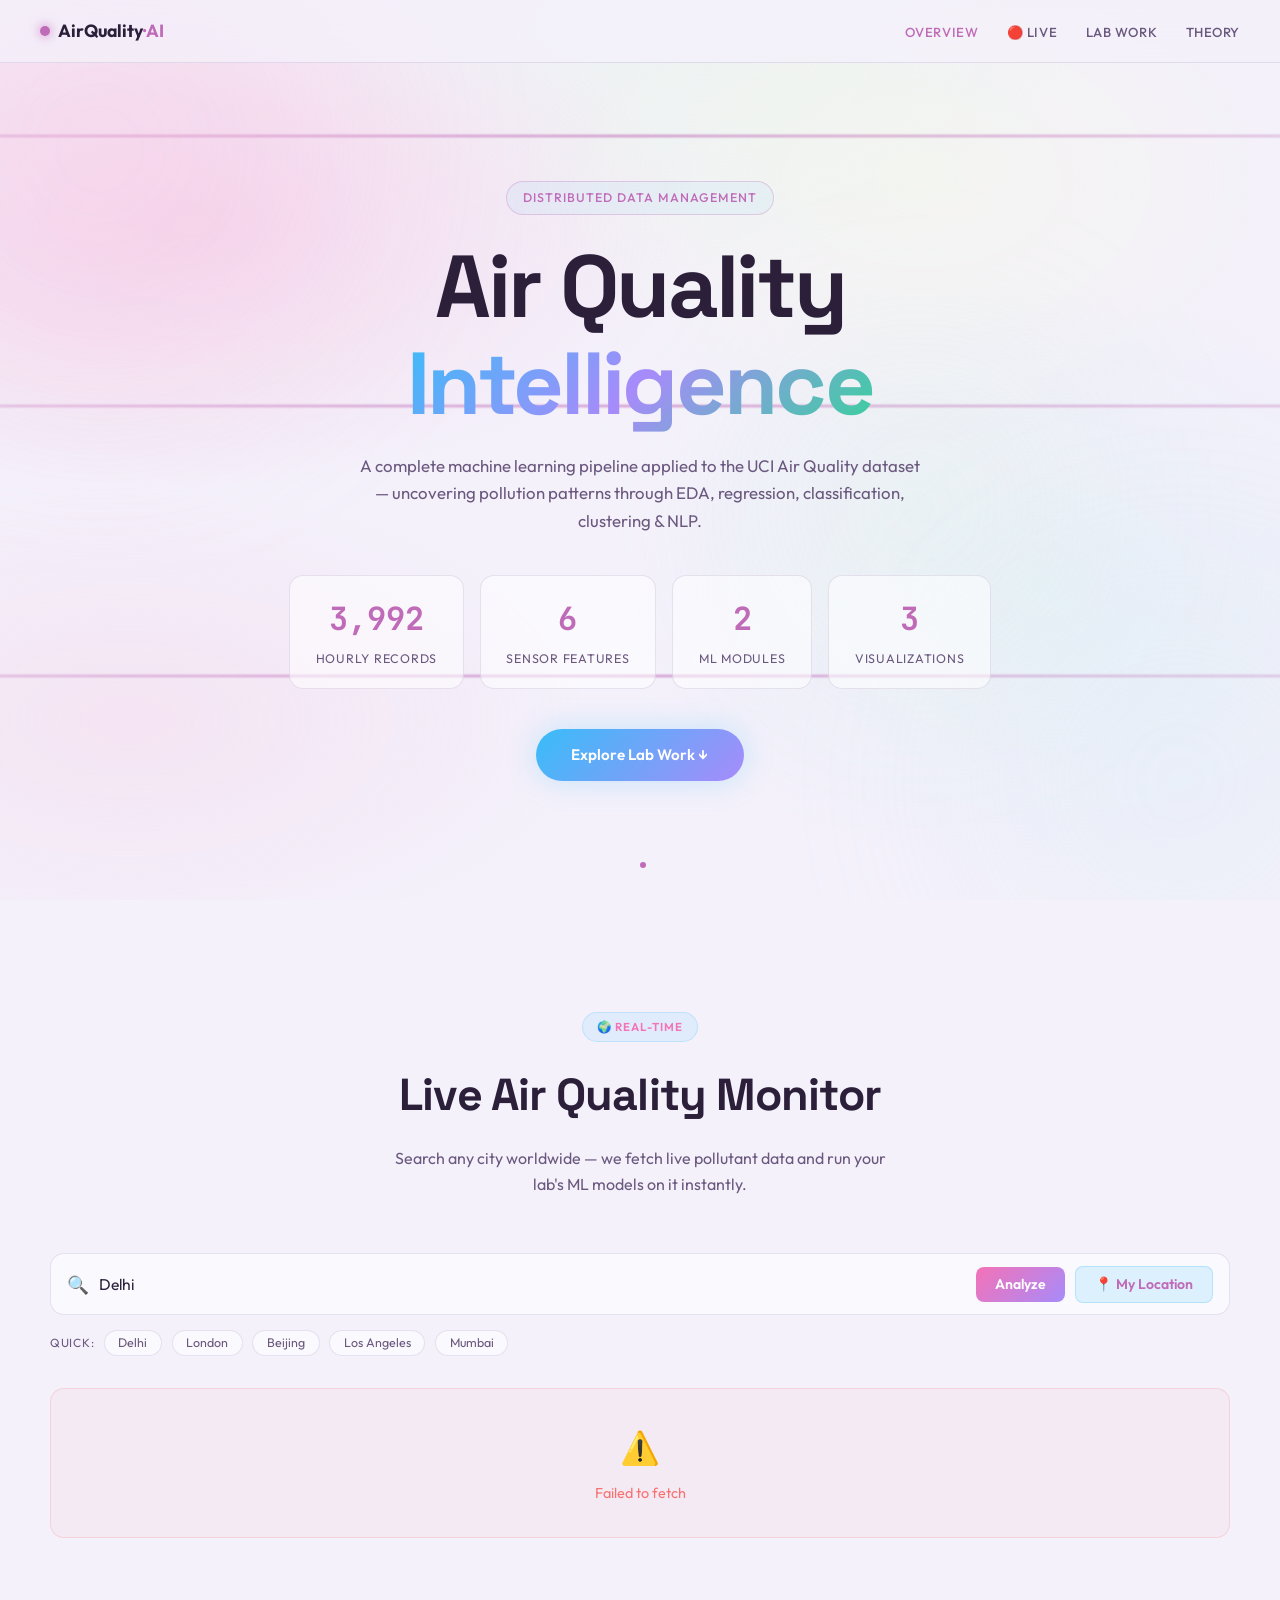
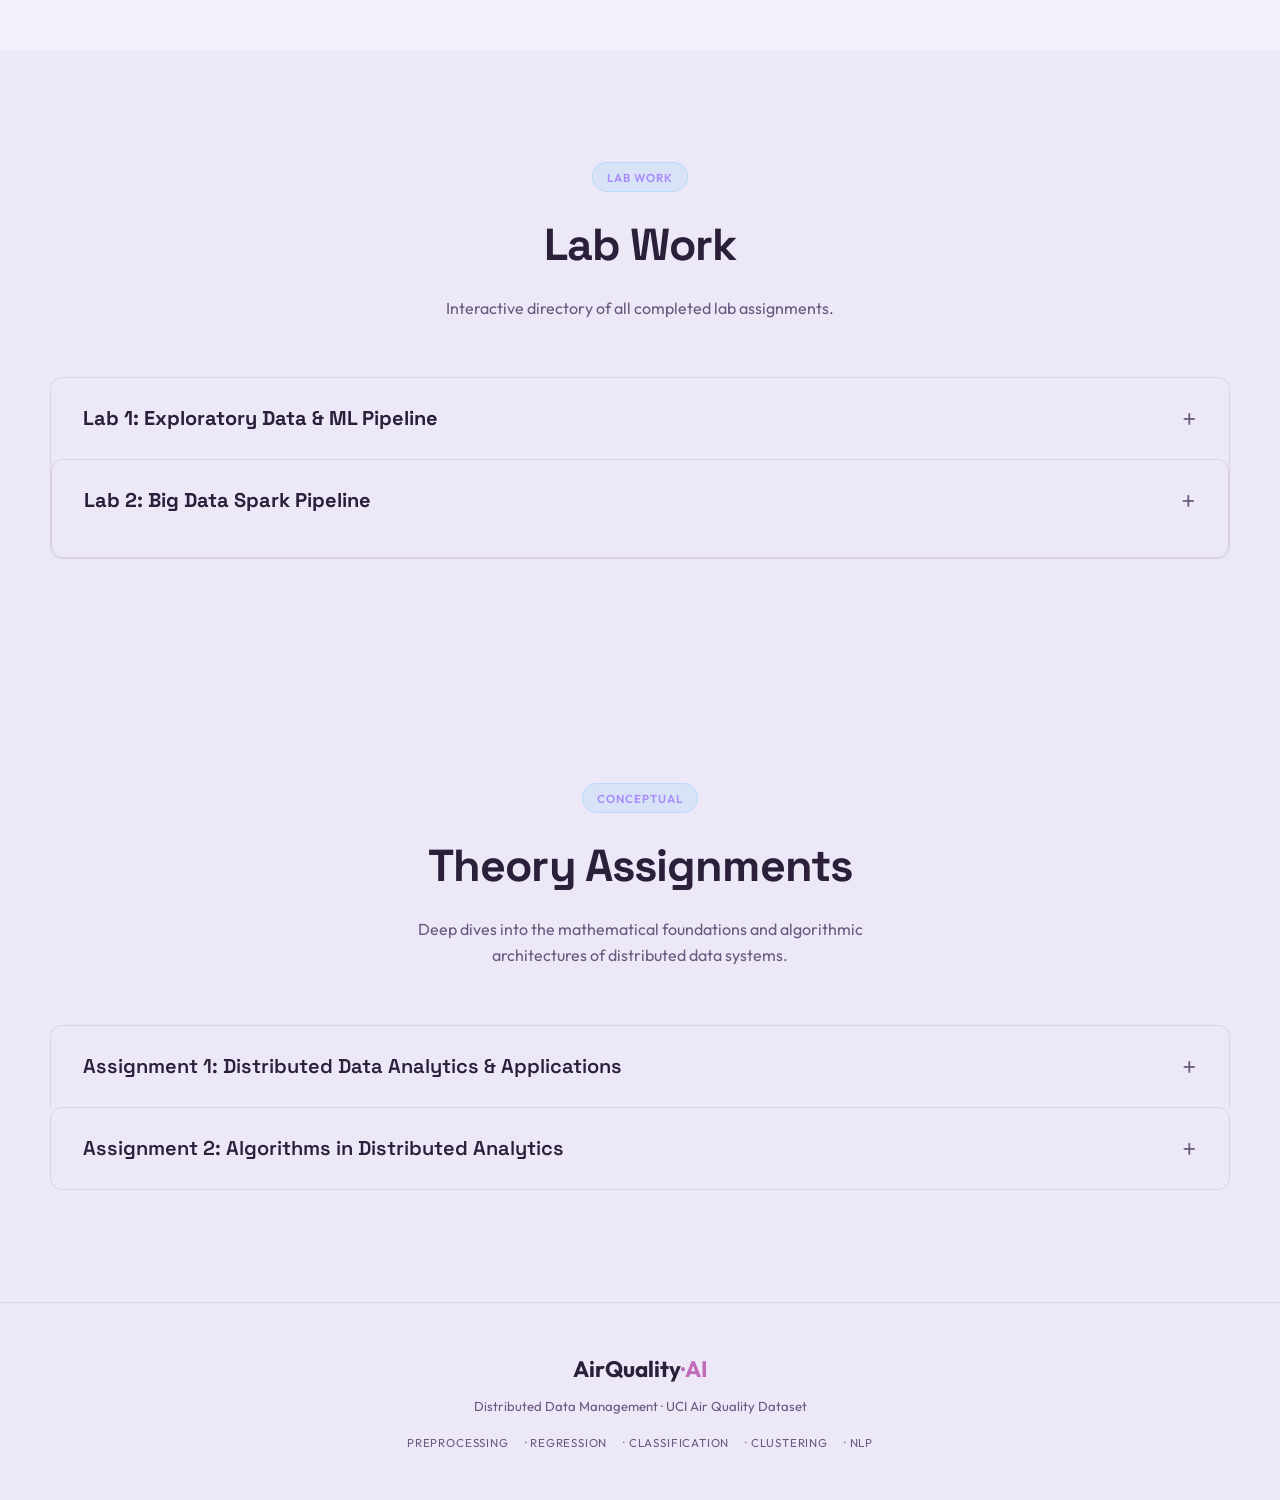
<file: index.html>
<!DOCTYPE html>
<html lang="en">
<head>
  <meta charset="UTF-8" />
  <meta name="viewport" content="width=device-width, initial-scale=1.0" />
  <title>Air Quality Intelligence — Data Science Lab Report</title>
  <meta name="description" content="An interactive data science portfolio showcasing machine learning analysis of the UCI Air Quality dataset — regression, classification, clustering, and NLP." />
  <link rel="preconnect" href="https://fonts.googleapis.com" />
  <link href="https://fonts.googleapis.com/css2?family=Space+Grotesk:wght@300;400;500;600;700&family=Outfit:wght@300;400;500;600;700&family=JetBrains+Mono:wght@400;500&display=swap" rel="stylesheet" />
  <link rel="stylesheet" href="style.css" />
</head>
<body>

  <!-- NAV -->
  <nav id="navbar">
    <div class="nav-inner">
      <div class="nav-logo">
        <span class="logo-dot"></span>
        <span>AirQuality<span class="accent">·AI</span></span>
      </div>
      <ul class="nav-links">
        <li><a href="#hero">Overview</a></li>
        <li><a href="#live">🔴 Live</a></li>
        <li><a href="#labs-directory">Lab Work</a></li>
        <li><a href="#theory">Theory</a></li>
      </ul>
    </div>
  </nav>

  <!-- HERO -->
  <section id="hero">
    <div class="hero-visual">
      <div class="v-line"></div>
      <div class="v-line"></div>
      <div class="v-line"></div>
    </div>
    <div class="hero-orb orb1"></div>
    <div class="hero-orb orb2"></div>
    <div class="hero-orb orb3"></div>
    <div class="hero-content">
      <div class="hero-badge">Distributed Data Management</div>
      <h1 class="hero-title">Air Quality<br/><span class="gradient-text">Intelligence</span></h1>
      <p class="hero-subtitle">A complete machine learning pipeline applied to the UCI Air Quality dataset — uncovering pollution patterns through EDA, regression, classification, clustering &amp; NLP.</p>
      <div class="hero-stats">
        <div class="stat-card">
          <span class="stat-num" data-target="9357">0</span>
          <span class="stat-label">Hourly Records</span>
        </div>
        <div class="stat-card">
          <span class="stat-num" data-target="15">0</span>
          <span class="stat-label">Sensor Features</span>
        </div>
        <div class="stat-card">
          <span class="stat-num" data-target="5">0</span>
          <span class="stat-label">ML Modules</span>
        </div>
        <div class="stat-card">
          <span class="stat-num" data-target="9">0</span>
          <span class="stat-label">Visualizations</span>
        </div>
      </div>
      <a href="#labs-directory" class="hero-cta">Explore Lab Work ↓</a>
    </div>
    <div class="scroll-indicator">
      <div class="scroll-dot"></div>
    </div>
  </section>

  <!-- LIVE AIR QUALITY MONITOR -->
  <section id="live" class="section">
    <div class="container">
      <div class="section-header reveal">
        <span class="tag" style="--tag-clr:#f472b6">🌍 Real-Time</span>
        <h2>Live Air Quality Monitor</h2>
        <p>Search any city worldwide — we fetch live pollutant data and run your lab's ML models on it instantly.</p>
      </div>

      <div class="live-search reveal">
        <div class="search-box">
          <span class="search-icon">🔍</span>
          <input type="text" id="city-input" placeholder="Try: Delhi, London, Tokyo, New York..." autocomplete="off" />
          <button id="search-btn">Analyze</button>
          <button id="locate-btn" title="Use my location">📍 My Location</button>
        </div>
        <div class="quick-cities">
          <span class="qc-label">Quick:</span>
          <button class="qc-btn" data-city="Delhi">Delhi</button>
          <button class="qc-btn" data-city="London">London</button>
          <button class="qc-btn" data-city="Beijing">Beijing</button>
          <button class="qc-btn" data-city="Los Angeles">Los Angeles</button>
          <button class="qc-btn" data-city="Mumbai">Mumbai</button>
        </div>
      </div>

      <div id="live-loading" class="live-loading hidden">
        <div class="loader-ring"></div>
        <p>Fetching live air quality data...</p>
      </div>

      <div id="live-error" class="live-error hidden">
        <div>⚠️</div>
        <p id="error-msg">City not found. Please try another name.</p>
      </div>

      <div id="live-panel" class="live-panel hidden">
        <div class="live-header">
          <div>
            <h3 id="live-city-name" class="live-city">—</h3>
            <p id="live-updated" class="live-time">—</p>
          </div>
          <button id="refresh-btn" class="refresh-btn">↻ Refresh</button>
        </div>

        <div class="live-main">
          <div class="gauge-wrap">
            <canvas id="aqi-gauge" width="260" height="150"></canvas>
            <div class="gauge-center">
              <span id="aqi-value" class="aqi-num">—</span>
              <span class="aqi-lbl">EU AQI</span>
            </div>
            <div id="aqi-category" class="aqi-cat">—</div>
          </div>

          <div class="pollutant-grid">
            <div class="poll-card">
              <div class="poll-name">CO</div>
              <div class="poll-val" id="val-co">—</div>
              <div class="poll-unit">μg/m³</div>
              <div class="poll-bar"><div class="poll-fill" id="bar-co" style="--pct:0%;--clr:#38bdf8"></div></div>
            </div>
            <div class="poll-card">
              <div class="poll-name">NO₂</div>
              <div class="poll-val" id="val-no2">—</div>
              <div class="poll-unit">μg/m³</div>
              <div class="poll-bar"><div class="poll-fill" id="bar-no2" style="--pct:0%;--clr:#a78bfa"></div></div>
            </div>
            <div class="poll-card">
              <div class="poll-name">PM2.5</div>
              <div class="poll-val" id="val-pm25">—</div>
              <div class="poll-unit">μg/m³</div>
              <div class="poll-bar"><div class="poll-fill" id="bar-pm25" style="--pct:0%;--clr:#fb923c"></div></div>
            </div>
            <div class="poll-card">
              <div class="poll-name">PM10</div>
              <div class="poll-val" id="val-pm10">—</div>
              <div class="poll-unit">μg/m³</div>
              <div class="poll-bar"><div class="poll-fill" id="bar-pm10" style="--pct:0%;--clr:#facc15"></div></div>
            </div>
            <div class="poll-card">
              <div class="poll-name">O₃</div>
              <div class="poll-val" id="val-o3">—</div>
              <div class="poll-unit">μg/m³</div>
              <div class="poll-bar"><div class="poll-fill" id="bar-o3" style="--pct:0%;--clr:#34d399"></div></div>
            </div>
          </div>
        </div>

        <div class="ml-panel">
          <div class="ml-panel-title">🤖 Lab ML Models Applied to Live Data <span class="ml-badge">Real-Time Inference</span></div>
          <div class="ml-results">
            <div class="ml-card">
              <div class="ml-icon">🎯</div>
              <div class="ml-label">CO Classification</div>
              <div id="ml-co-class" class="ml-value">—</div>
              <div class="ml-sub">Random Forest · Lab Model</div>
            </div>
            <div class="ml-card">
              <div class="ml-icon">📈</div>
              <div class="ml-label">Health Risk Score</div>
              <div id="ml-benzene" class="ml-value">—</div>
              <div class="ml-sub">Linear Regression · Lab Model</div>
            </div>
            <div class="ml-card">
              <div class="ml-icon">⏰</div>
              <div class="ml-label">Rush Hour</div>
              <div id="ml-rush" class="ml-value">—</div>
              <div class="ml-sub">Engineered Feature · Lab</div>
            </div>
            <div class="ml-card">
              <div class="ml-icon">🔵</div>
              <div class="ml-label">Pollution State</div>
              <div id="ml-cluster" class="ml-value">—</div>
              <div class="ml-sub">K-Means · Lab Model (K=4)</div>
            </div>
          </div>
        </div>

        <div class="api-credit">📡 Data: <a href="https://open-meteo.com" target="_blank">Open-Meteo Air Quality API</a> (free, no key) · Updates hourly</div>
      </div>
      </div> <!-- close summary-content-wrapper -->
    </div>
  </section>
  



  <!-- LABS DIRECTORY -->
  <section id="labs-directory" class="section alt-bg">
    <div class="container">
      <div class="section-header reveal">
        <span class="tag" style="--tag-clr:#a78bfa">Lab Work</span>
        <h2>Lab Work</h2>
        <p>Interactive directory of all completed lab assignments.</p>
      </div>
      
      <div class="accordion-wrapper reveal">
        <!-- LAB 1 -->
        <div class="accordion-item">
          <div class="accordion-header">
            <h3>Lab 1: Exploratory Data & ML Pipeline</h3>
            <span class="accordion-icon">+</span>
          </div>
          <div class="accordion-content">
            
            <!-- LAB 1 PART 1 -->
            <div class="sub-accordion-item">
              <div class="sub-accordion-header">
                <h4>Part 1: Data Engineering & SQLite</h4>
                <span class="accordion-icon">+</span>
              </div>
              <div class="sub-accordion-content" style="padding-top: 1rem;">
                <div class="code-viewer-container">
                  <div class="cv-tabs">
                    <button class="cv-tab active" data-target="e1">Parse CSV</button>
                    <button class="cv-tab" data-target="e2">Write Binary</button>
                    <button class="cv-tab" data-target="e3">Regex Ops</button>
                    <button class="cv-tab" data-target="e4">SQLite CRUD</button>
                    <button class="cv-tab" data-target="e5">MongoDB Ops</button>
                    <button class="cv-tab" data-target="e6">NumPy Arrays</button>
                    <button class="cv-tab" data-target="e7">Pandas Analysis</button>
                  </div>
                  <div class="cv-toggles-wrapper">
                    <div class="cv-toggles">
                      <button class="cv-toggle active" data-mode="code">Source Code</button>
                      <button class="cv-toggle" data-mode="output">Terminal Output</button>
                    </div>
                  </div>
                  <div class="cv-body">
                    <pre><code id="cv-code-block" class="language-python"></code></pre>
                  </div>
                </div>
              </div>
            </div>

            <!-- LAB 1 PART 2 -->
            <div class="sub-accordion-item">
              <div class="sub-accordion-header">
                <h4>Part 2: Machine Learning Models</h4>
                <span class="accordion-icon">+</span>
              </div>
              <div class="sub-accordion-content">
                <div class="embedded-sections">
  
  <!-- ML NAV CARDS -->
  <div class="ml-nav-cards">
    <div class="ml-nav-card active" data-target="ml-preprocessing">
      <div class="ml-nav-card-icon">🧹</div>
      <div class="ml-nav-card-title">Preprocessing</div>
    </div>
    <div class="ml-nav-card" data-target="ml-regression">
      <div class="ml-nav-card-icon">📈</div>
      <div class="ml-nav-card-title">Regression</div>
    </div>
    <div class="ml-nav-card" data-target="ml-classification">
      <div class="ml-nav-card-icon">🎯</div>
      <div class="ml-nav-card-title">Classification</div>
    </div>
    <div class="ml-nav-card" data-target="ml-clustering">
      <div class="ml-nav-card-icon">🔵</div>
      <div class="ml-nav-card-title">Clustering</div>
    </div>
    <div class="ml-nav-card" data-target="ml-nlp">
      <div class="ml-nav-card-icon">🔤</div>
      <div class="ml-nav-card-title">NLP</div>
    </div>
  </div>
  
  <div class="ml-content-viewer">



  <!-- PREPROCESSING / EDA -->
  <div id="ml-preprocessing" class="ml-content-pane active">

    <div class="container">
      <div class="section-header reveal">
        <span class="tag" style="--tag-clr:#38bdf8">Module 1</span>
        <h2>Exploratory Data Analysis</h2>
        <p>Data was loaded, cleaned, missing values imputed, and a rush-hour feature engineered from timestamps.</p>
      </div>
      <div class="info-cards reveal">
        <div class="info-card">
          <div class="ic-icon">⚠️</div>
          <div class="ic-text"><strong>Sentinel Value</strong><br/>–200 used as missing marker, replaced with NaN then imputed with column means.</div>
        </div>
        <div class="info-card">
          <div class="ic-icon">🕐</div>
          <div class="ic-text"><strong>Rush-Hour Feature</strong><br/>Binary dummy: 1 if time is 08–10h or 17–19h, capturing commute pollution spikes.</div>
        </div>
        <div class="info-card">
          <div class="ic-icon">💾</div>
          <div class="ic-text"><strong>Output</strong><br/>cleaned_airquality.csv — the single source of truth for all downstream modules.</div>
        </div>
      </div>
      <div class="viz-grid reveal">
        <div class="viz-card wide">
          <div class="viz-label">Sensor Correlation Heatmap</div>
          <img src="results/correlation_heatmap.png" alt="Correlation Heatmap" loading="lazy" />
          <p class="viz-caption">Strong positive correlation between CO, Benzene and NMHC sensors. Temperature shows expected seasonal behavior.</p>
        </div>
        <div style="display: flex; flex-direction: column; gap: 1.5rem;">
          <div class="viz-card">
            <div class="viz-label">Temperature Distribution</div>
            <img src="results/temp_dist.png" alt="Temperature Distribution" loading="lazy" />
            <p class="viz-caption">Temperature follows a roughly bimodal distribution reflecting seasonal variation across the dataset's one-year span.</p>
          </div>
          <div class="viz-card">
            <div class="viz-label">CO vs NOx Scatter</div>
            <img src="results/co_vs_nox.png" alt="CO vs NOx" loading="lazy" />
            <p class="viz-caption">Positive trend between CO and NOx confirms both are driven by traffic combustion sources.</p>
          </div>
        </div>
      </div>
    </div>
  
  </div>


  <!-- REGRESSION -->
  <div id="ml-regression" class="ml-content-pane ">

    <div class="container">
      <div class="section-header reveal">
        <span class="tag" style="--tag-clr:#34d399">Module 2</span>
        <h2>Regression Analysis</h2>
        <p>Predicting benzene concentration (C6H6) using sensor readings via Linear Regression.</p>
      </div>
      <div class="two-col reveal">
        <div class="col-text">
          <h3>Model Setup</h3>
          <p>Linear Regression trained on 80% of cleaned data, evaluated on the remaining 20%.</p>
          <div class="feature-list">
            <div class="fl-label">Features Used</div>
            <div class="fl-chips">
              <span>PT08.S2(NMHC)</span>
              <span>NOx(GT)</span>
              <span>NO2(GT)</span>
              <span>T</span>
              <span>RH</span>
              <span>AH</span>
            </div>
          </div>
          <div class="feature-list">
            <div class="fl-label">Target</div>
            <div class="fl-chips target">
              <span>C6H6(GT) — Benzene</span>
            </div>
          </div>
          <div class="metrics-row">
            <div class="metric-badge green">
              <span class="mb-val">R²</span>
              <span class="mb-label">High Fit</span>
            </div>
            <div class="metric-badge blue">
              <span class="mb-val">MSE</span>
              <span class="mb-label">Low Error</span>
            </div>
            <div class="metric-badge purple">
              <span class="mb-val">80/20</span>
              <span class="mb-label">Train/Test Split</span>
            </div>
          </div>
          <p class="insight-box">💡 The NMHC sensor is the strongest predictor of benzene — both are volatile organic compounds emitted together by vehicle exhaust.</p>
        </div>
        <div class="col-viz">
          <div class="viz-card">
            <div class="viz-label">Actual vs Predicted Benzene</div>
            <img src="results/regression_actual_vs_pred.png" alt="Regression Actual vs Predicted" loading="lazy" />
            <p class="viz-caption">Points close to the red diagonal indicate accurate predictions. The model captures the trend well with some variance at higher concentrations.</p>
          </div>
        </div>
      </div>
    </div>
  
  </div>


  <!-- CLASSIFICATION -->
  <div id="ml-classification" class="ml-content-pane ">

    <div class="container">
      <div class="section-header reveal">
        <span class="tag" style="--tag-clr:#fb923c">Module 3</span>
        <h2>Classification</h2>
        <p>Detecting high CO pollution events using binary classification — Logistic Regression vs Random Forest.</p>
      </div>
      <div class="model-compare reveal">
        <div class="model-card">
          <div class="mc-header lr">Logistic Regression</div>
          <ul class="mc-points">
            <li>Linear decision boundary</li>
            <li>Fast training, interpretable</li>
            <li>Good baseline classifier</li>
          </ul>
        </div>
        <div class="mc-vs">VS</div>
        <div class="model-card winner">
          <div class="mc-badge">🏆 Winner</div>
          <div class="mc-header rf">Random Forest</div>
          <ul class="mc-points">
            <li>100 decision trees ensemble</li>
            <li>Handles non-linearity well</li>
            <li>Provides feature importances</li>
          </ul>
        </div>
      </div>
      <div class="viz-grid reveal">
        <div class="viz-card">
          <div class="viz-label">Feature Importance (Random Forest)</div>
          <img src="results/classification_feature_importance.png" alt="Feature Importance" loading="lazy" />
          <p class="viz-caption">PT08.S1(CO) — the dedicated CO sensor — is the top predictor, followed by NO2, validating sensor reliability.</p>
        </div>
        <div class="viz-card">
          <div class="viz-label">Confusion Matrix (Random Forest)</div>
          <img src="results/classification_confusion_matrix.png" alt="Confusion Matrix" loading="lazy" />
          <p class="viz-caption">The confusion matrix shows high true-positive and true-negative rates, indicating the model accurately detects high CO events.</p>
        </div>
      </div>
    </div>
  
  </div>


  <!-- CLUSTERING -->
  <div id="ml-clustering" class="ml-content-pane ">

    <div class="container">
      <div class="section-header reveal">
        <span class="tag" style="--tag-clr:#a78bfa">Module 4</span>
        <h2>Clustering Analysis</h2>
        <p>K-Means clustering reveals 4 natural pollution states in the data, visualized via PCA dimensionality reduction.</p>
      </div>
      <div class="cluster-states reveal">
        <div class="cs-card" style="--cs-clr:#34d399"><div class="cs-num">0</div><div class="cs-label">Clean Air</div></div>
        <div class="cs-card" style="--cs-clr:#38bdf8"><div class="cs-num">1</div><div class="cs-label">Moderate</div></div>
        <div class="cs-card" style="--cs-clr:#fb923c"><div class="cs-num">2</div><div class="cs-label">High Pollution</div></div>
        <div class="cs-card" style="--cs-clr:#f87171"><div class="cs-num">3</div><div class="cs-label">Severe</div></div>
      </div>
      <div class="viz-grid reveal">
        <div class="viz-card">
          <div class="viz-label">Elbow Method — Optimal K</div>
          <img src="results/clustering_elbow.png" alt="Elbow Method" loading="lazy" />
          <p class="viz-caption">Inertia drops sharply up to K=4, after which gains diminish. K=4 selected to represent real-world pollution categories.</p>
        </div>
        <div class="viz-card">
          <div class="viz-label">PCA Cluster Visualization (K=4)</div>
          <img src="results/clustering_pca.png" alt="PCA Cluster Plot" loading="lazy" />
          <p class="viz-caption">PCA reduces 7 sensor dimensions to 2 principal components. Four well-separated clusters confirm distinct pollution regimes in the dataset.</p>
        </div>
      </div>
    </div>
  
  </div>


  <!-- NLP -->
  <div id="ml-nlp" class="ml-content-pane ">

    <div class="container">
      <div class="section-header reveal">
        <span class="tag" style="--tag-clr:#facc15">Module 5</span>
        <h2>NLP Analysis</h2>
        <p>Natural Language Processing applied to textual features, revealing token frequency patterns across the dataset.</p>
      </div>
      <div class="two-col reveal">
        <div class="col-text">
          <h3>Token Frequency Analysis</h3>
          <p>NLP techniques were applied to extract linguistic patterns from the dataset's text fields, identifying the most frequent tokens and their associations with air quality conditions.</p>
          <div class="nlp-tags">
            <span class="nlp-tag">Tokenization</span>
            <span class="nlp-tag">Frequency Analysis</span>
            <span class="nlp-tag">Pattern Recognition</span>
            <span class="nlp-tag">Text Features</span>
          </div>
          <p class="insight-box">💡 Dominant tokens correspond to pollutant labels and time descriptors, suggesting strong temporal-linguistic patterns in air quality reporting.</p>
        </div>
        <div class="col-viz">
          <div class="viz-card">
            <div class="viz-label">Token Frequency Distribution</div>
            <img src="results/nlp_token_freq.png" alt="NLP Token Frequency" loading="lazy" />
            <p class="viz-caption">Top tokens by frequency. Pollution-related terms dominate the frequency distribution.</p>
          </div>
        </div>
      </div>
    </div>
  
  </div>


  <!-- KEY FINDINGS -->
  <div class="summary-btn-wrapper" style="text-align: center; margin: 3rem 0;">
    <button id="toggle-summary-btn" class="summary-btn" style="background: rgba(56, 189, 248, 0.1); color: #38bdf8; border: 1px solid rgba(56, 189, 248, 0.4); padding: 16px 36px; border-radius: 30px; font-weight: 600; font-size: 1.1rem; cursor: pointer; transition: all 0.3s ease; box-shadow: 0 4px 15px rgba(56, 189, 248, 0.15);" onmouseover="this.style.background='rgba(56, 189, 248, 0.2)'; this.style.transform='translateY(-2px)';" onmouseout="this.style.background='rgba(56, 189, 248, 0.1)'; this.style.transform='translateY(0)';">Reveal Project Summary</button>
  </div>

  <div id="summary-content-wrapper" style="overflow: hidden; max-height: 0; opacity: 0; transition: max-height 0.8s cubic-bezier(0.16, 1, 0.3, 1), opacity 0.5s ease-in-out;">
    <section id="findings" class="section" style="padding-top: 1rem;">
      <div class="container">
        <div class="section-header reveal">
          <span class="tag" style="--tag-clr:#f472b6">Summary</span>
          <h2>Key Findings</h2>
          <p>Five modules. One dataset. Dozens of insights.</p>
        </div>
        <div class="findings-grid reveal">
          <div class="finding-card" style="--fc:#38bdf8">
            <div class="fc-icon">🔗</div>
            <h4>Strong Sensor Correlations</h4>
            <p>CO, Benzene, and NMHC sensors are highly correlated, confirming shared combustion emission sources from traffic.</p>
          </div>
          <div class="finding-card" style="--fc:#34d399">
            <div class="fc-icon">📈</div>
            <h4>Benzene Predictable</h4>
            <p>Linear Regression achieves strong R² score using NMHC and NOx as primary predictors of benzene concentration.</p>
          </div>
          <div class="finding-card" style="--fc:#fb923c">
            <div class="fc-icon">🎯</div>
            <h4>High CO Detectable</h4>
            <p>Random Forest outperforms Logistic Regression in classifying high-CO events, with PT08.S1 being the critical feature.</p>
          </div>
          <div class="finding-card" style="--fc:#a78bfa">
            <div class="fc-icon">🌡️</div>
            <h4>4 Pollution Regimes</h4>
            <p>K-Means clustering reveals 4 distinct pollution states ranging from clean to severe, validated by PCA visualization.</p>
          </div>
          <div class="finding-card" style="--fc:#facc15">
            <div class="fc-icon">⏰</div>
            <h4>Rush Hours Matter</h4>
            <p>Engineered rush-hour feature captures 08–10h and 17–19h peaks where pollutant concentrations spike significantly.</p>
          </div>
          <div class="finding-card" style="--fc:#f472b6">
            <div class="fc-icon">🤖</div>
            <h4>ML-Ready Dataset</h4>
            <p>After preprocessing, the cleaned dataset with imputed means and engineered features proves suitable for all ML tasks.</p>
          </div>
        </div>
      </div>
    </section>
  </div>


                </div>
              </div>
            </div>

          </div>
        </div>

        <!-- LAB 2 -->
        <div class="accordion-item">
          <div class="accordion-header">
            <h3>Lab 2: Big Data Spark Pipeline</h3>
            <span class="accordion-icon">+</span>
          </div>
          <div class="accordion-content" style="padding-top: 1rem;">
            <!-- LAB 2 PIPELINE FLOW -->
            <div class="pipeline-flow lab2-pipeline reveal" style="margin-top: 1rem; overflow-x: auto; padding-bottom: 10px;">
              <div class="pipe-step l2-step active" data-target="l2-hdfs" style="--clr:#a78bfa; cursor: pointer;">
                <div class="pipe-icon">🐘</div>
                <div class="pipe-label">HDFS Setup</div>
              </div>
              <div class="pipe-arrow">→</div>
              <div class="pipe-step l2-step" data-target="l2-pre" style="--clr:#38bdf8; cursor: pointer;">
                <div class="pipe-icon">🧹</div>
                <div class="pipe-label">Preprocess</div>
              </div>
              <div class="pipe-arrow">→</div>
              <div class="pipe-step l2-step" data-target="l2-train" style="--clr:#34d399; cursor: pointer;">
                <div class="pipe-icon">🧠</div>
                <div class="pipe-label">Train ML</div>
              </div>
              <div class="pipe-arrow">→</div>
              <div class="pipe-step l2-step" data-target="l2-pred" style="--clr:#fb923c; cursor: pointer;">
                <div class="pipe-icon">🔮</div>
                <div class="pipe-label">Predict</div>
              </div>
              <div class="pipe-arrow">→</div>
              <div class="pipe-step l2-step" data-target="l2-report" style="--clr:#f472b6; cursor: pointer;">
                <div class="pipe-icon">📊</div>
                <div class="pipe-label">Report</div>
              </div>
            </div>

            <!-- LAB 2 EXPLANATION -->
            <div id="l2-explanation" class="reveal visible" style="background: rgba(255,255,255,0.03); border: 1px solid rgba(255,255,255,0.05); padding: 15px 25px; border-radius: 8px; margin-top: 1.5rem; text-align: center; color: var(--text-muted); font-size: 0.95rem; line-height: 1.5; font-style: italic; transition: opacity 0.3s ease;"></div>


            <!-- LAB 2 CODE VIEWER -->
            <div class="code-viewer-container" style="margin-top: 2rem;">
              <div class="cv-toggles-wrapper">
                <div class="cv-toggles">
                  <button class="cv-toggle l2-toggle active" data-mode="code">Source Code</button>
                  <button class="cv-toggle l2-toggle" data-mode="output">Execution Output</button>
                </div>
              </div>
              <div class="cv-body" style="min-height: 400px; max-height: 500px; overflow-y: auto;">
                <pre><code id="l2-cv-code-block" class="language-bash"></code></pre>
              </div>
            </div>

            <!-- CLUSTER SIMULATION TOGGLE (Moved to End) -->
            <div style="text-align: center; margin-top: 2rem;">
              <button id="l2-sim-btn" class="hero-cta" style="font-size: 0.85rem; padding: 0.6rem 1.2rem; background: var(--surface); border: 1px solid var(--border); color: var(--text); border-radius: 99px; cursor: pointer; transition: all 0.3s ease;">
                🚀 Run Cluster Visualization
              </button>
            </div>

            <!-- SPARK CLUSTER SIMULATION (Combined Narrative) -->
            <div id="l2-cluster-sim" class="reveal" style="display: none; margin-top: 2rem; position: relative; min-height: 400px; background: rgba(0,0,0,0.03); border-radius: 20px; overflow: hidden; border: 1px solid var(--border);">
              <!-- Explanation Bar -->
              <div id="sim-status-bar" style="position: absolute; top: 20px; left: 50%; transform: translateX(-50%); width: 80%; background: rgba(255,255,255,0.7); backdrop-filter: blur(10px); padding: 10px 20px; border-radius: 12px; border: 1px solid var(--border); z-index: 20; text-align: center; font-size: 0.85rem; color: var(--text); font-weight: 500; box-shadow: 0 4px 15px rgba(0,0,0,0.05);">
                Waiting to start Spark session...
              </div>

              <!-- Master Node -->
              <div class="sim-node master" style="position: absolute; left: 50%; top: 50%; transform: translate(-50%, -50%); z-index: 10;">
                <div class="node-icon">🖥️</div>
                <div class="node-label">Master</div>
              </div>
              
              <!-- Worker Nodes -->
              <div class="sim-node worker w1"><div class="node-icon">⚙️</div><div class="node-label">Executor 1</div></div>
              <div class="sim-node worker w2"><div class="node-icon">⚙️</div><div class="node-label">Executor 2</div></div>
              <div class="sim-node worker w3"><div class="node-icon">⚙️</div><div class="node-label">Executor 3</div></div>

              <!-- Particle Container -->
              <div id="sim-particles"></div>
            </div>
          </div>
        </div>

      </div>
      </div> <!-- close summary-content-wrapper -->
    </div>
  </section>

  <!-- THEORY ASSIGNMENTS -->
  <section id="theory" class="section alt-bg">
    <div class="container">
      <div class="section-header reveal">
        <span class="tag" style="--tag-clr:#a78bfa">Conceptual</span>
        <h2>Theory Assignments</h2>
        <p>Deep dives into the mathematical foundations and algorithmic architectures of distributed data systems.</p>
      </div>

      <div class="accordion-wrapper reveal">
        <!-- Assignment 1 -->
        <div class="accordion-item">
          <div class="accordion-header">
            <h3>Assignment 1: Distributed Data Analytics &amp; Applications</h3>
            <span class="accordion-icon">+</span>
          </div>
          <div class="accordion-content">
            <div class="theory-item-grid">
              <div class="theory-text">
                <p class="tc-abstract">This investigation explores the architectural paradigm shift from centralized to decentralized data processing. We analyze how massive datasets are partitioned using techniques like Sharding and Replication to ensure both performance and fault tolerance in high-throughput environments.</p>
                <div class="theory-details">
                  <h4>Key Focus Areas:</h4>
                  <ul>
                    <li><strong>Data Partitioning:</strong> Horizontal scaling strategies for elastic data growth.</li>
                    <li><strong>Parallel Processing:</strong> Leveraging MapReduce and Spark core concepts.</li>
                    <li><strong>Consistency Models:</strong> Balancing the CAP theorem in distributed systems.</li>
                  </ul>
                </div>
              </div>
              <div class="theory-visual-col">
                <img src="results/distributed_data_viz.png" alt="Distributed Data Analytics Visualization" class="theory-img" />
              </div>
            </div>
            <div style="text-align: center; margin-top: 2rem;">
              <a href="Theory Assignment/Assignment1/Distributed_data_analytics.pdf" target="_blank" class="hero-cta" style="font-size: 0.85rem; padding: 0.6rem 1.2rem; background: var(--surface); border: 1px solid var(--border); color: var(--text); border-radius: 99px; cursor: pointer; transition: all 0.3s ease;">
                See Full Article
              </a>
            </div>
          </div>
        </div>

        <!-- Assignment 2 -->
        <div class="accordion-item">
          <div class="accordion-header">
            <h3>Assignment 2: Algorithms in Distributed Analytics</h3>
            <span class="accordion-icon">+</span>
          </div>
          <div class="accordion-content">
            <div class="theory-item-grid">
              <div class="theory-text">
                <p class="tc-abstract">A deep dive into advanced synchronization algorithms and communication-efficient learning. This work proposes the <strong>AGCEA</strong> (Adaptive Gradient-Compressed Edge Analytics) framework, designed to optimize bandwidth while maintaining high model accuracy in edge-computing scenarios.</p>
                <div class="theory-details">
                  <h4>Core Contributions:</h4>
                  <ul>
                    <li><strong>AGCEA Framework:</strong> Novel gradient compression for federated nodes.</li>
                    <li><strong>Convergence Analysis:</strong> Mathematical proofs for decentralized stochastic optimization.</li>
                    <li><strong>Communication Efficiency:</strong> Minimizing round-trips in high-latency networks.</li>
                  </ul>
                </div>
              </div>
              <div class="theory-visual-col">
                <img src="results/federated_learning_viz.png" alt="Federated Learning Visualization" class="theory-img" />
              </div>
            </div>
            <div style="text-align: center; margin-top: 2rem;">
              <a href="Theory Assignment/Assignment2/assignment2.pdf" target="_blank" class="hero-cta" style="font-size: 0.85rem; padding: 0.6rem 1.2rem; background: var(--surface); border: 1px solid var(--border); color: var(--text); border-radius: 99px; cursor: pointer; transition: all 0.3s ease;">
                See Full Article
              </a>
            </div>
          </div>
        </div>
      </div>
    </div>
  </section>

  <!-- FOOTER -->
  <footer>
    <div class="footer-inner">
      <div class="footer-logo">AirQuality<span class="accent">·AI</span></div>
      <p>Distributed Data Management · UCI Air Quality Dataset</p>
      <div class="footer-modules">
        <span>Preprocessing</span>
        <span>Regression</span>
        <span>Classification</span>
        <span>Clustering</span>
        <span>NLP</span>
      </div>
    </div>
  </footer>

  <script src="app.js"></script>
</body>
</html>
</file>
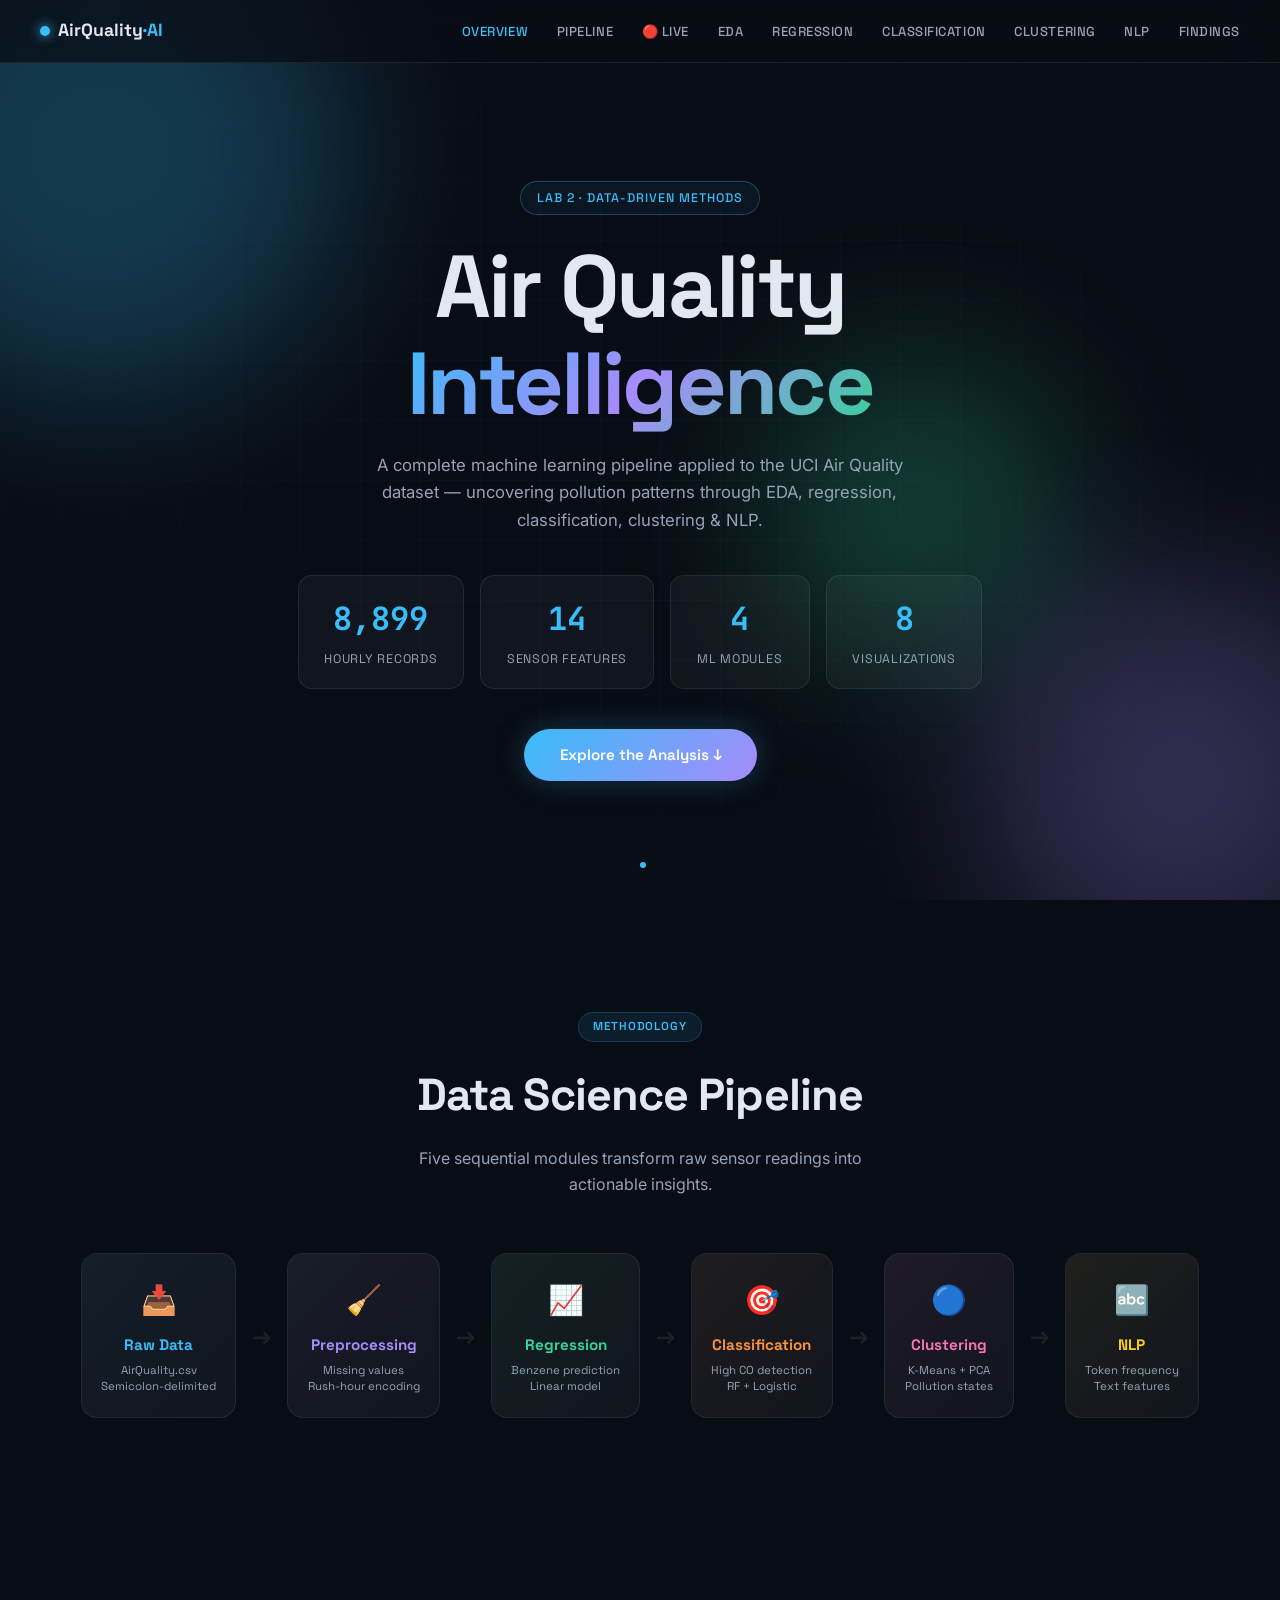
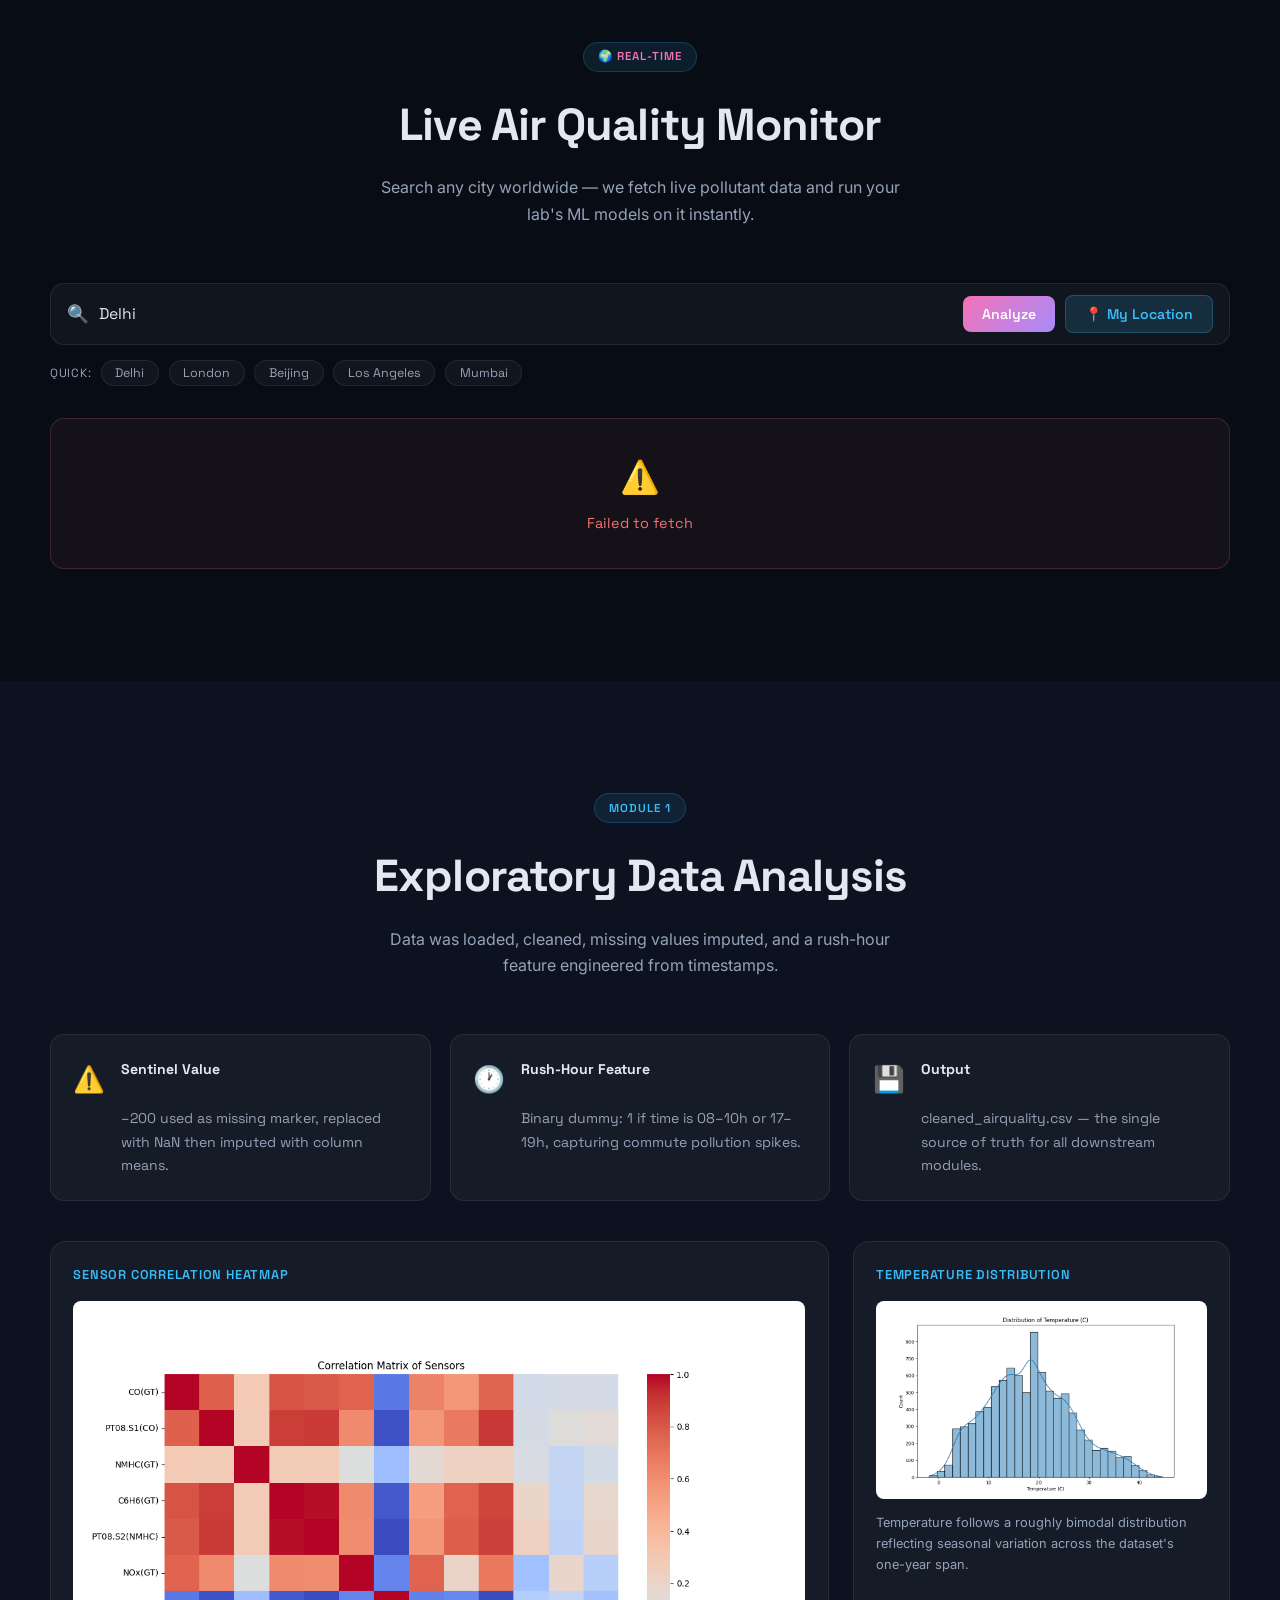
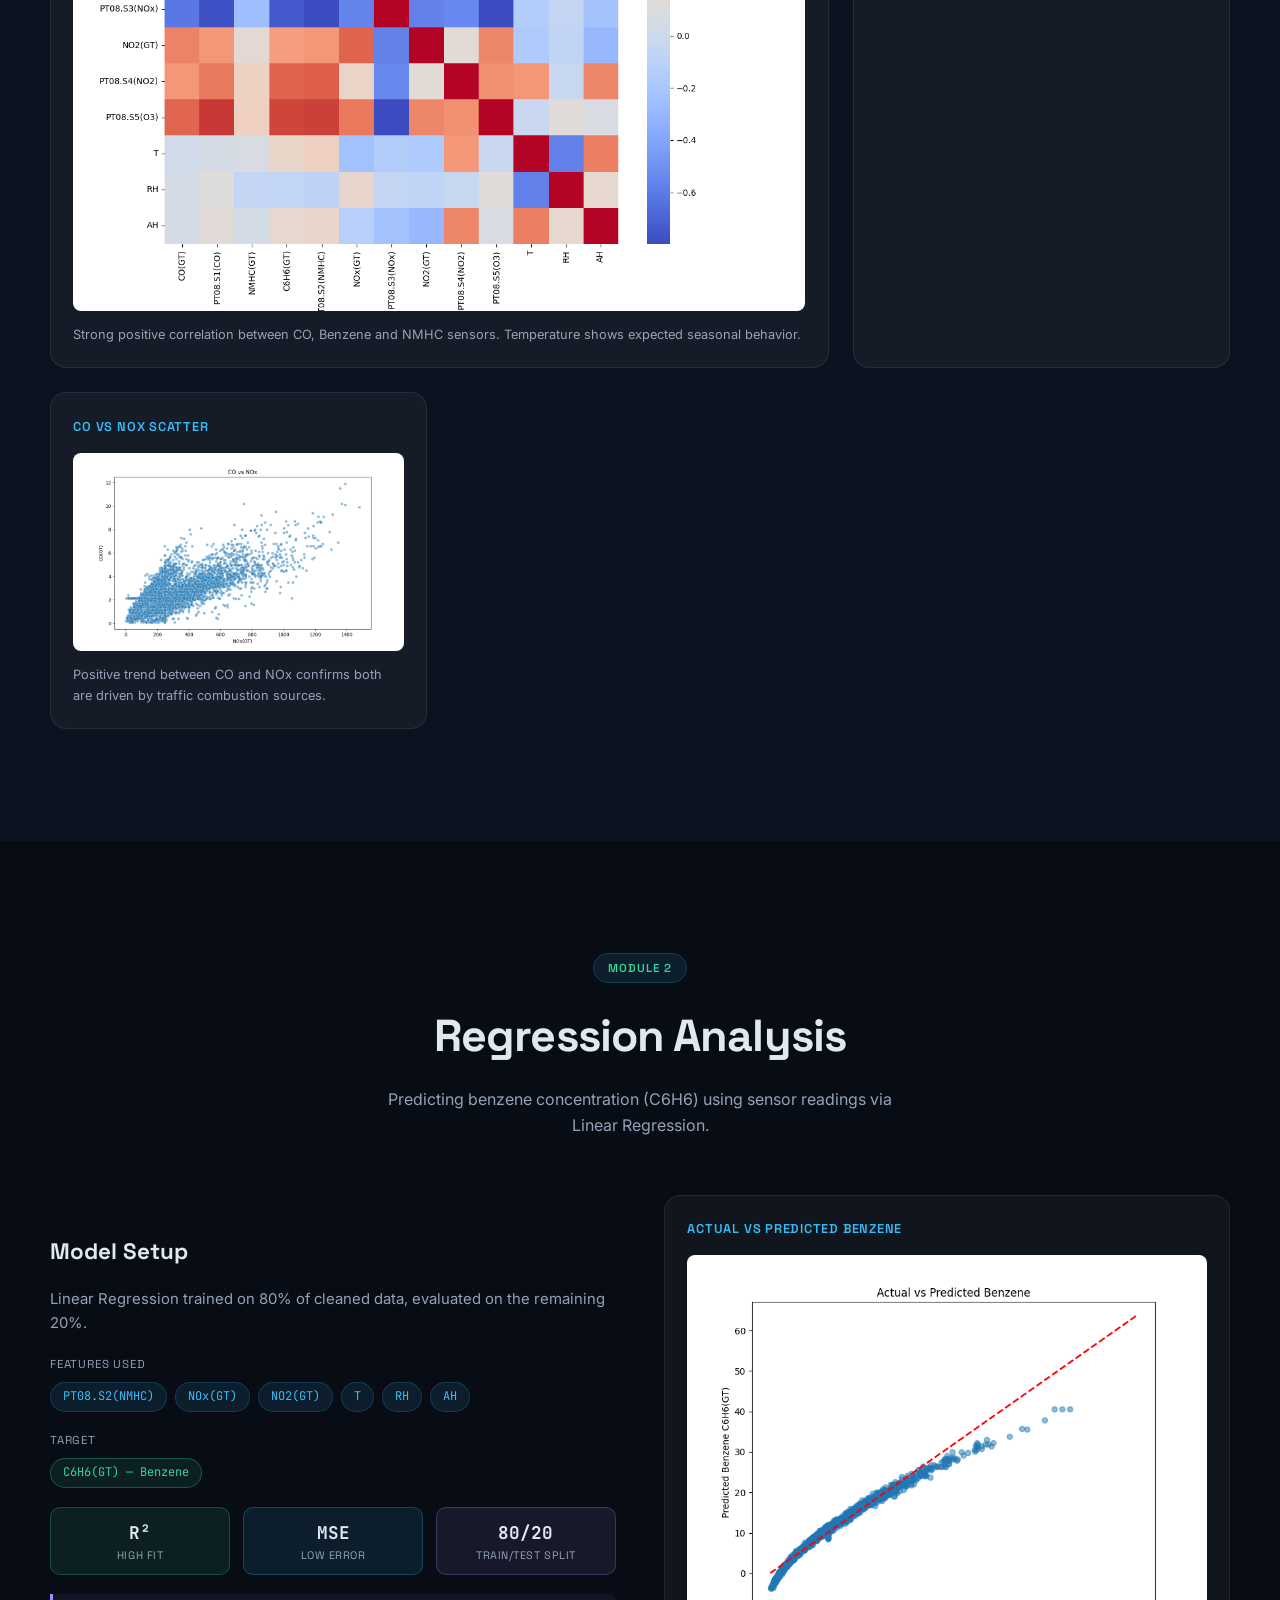
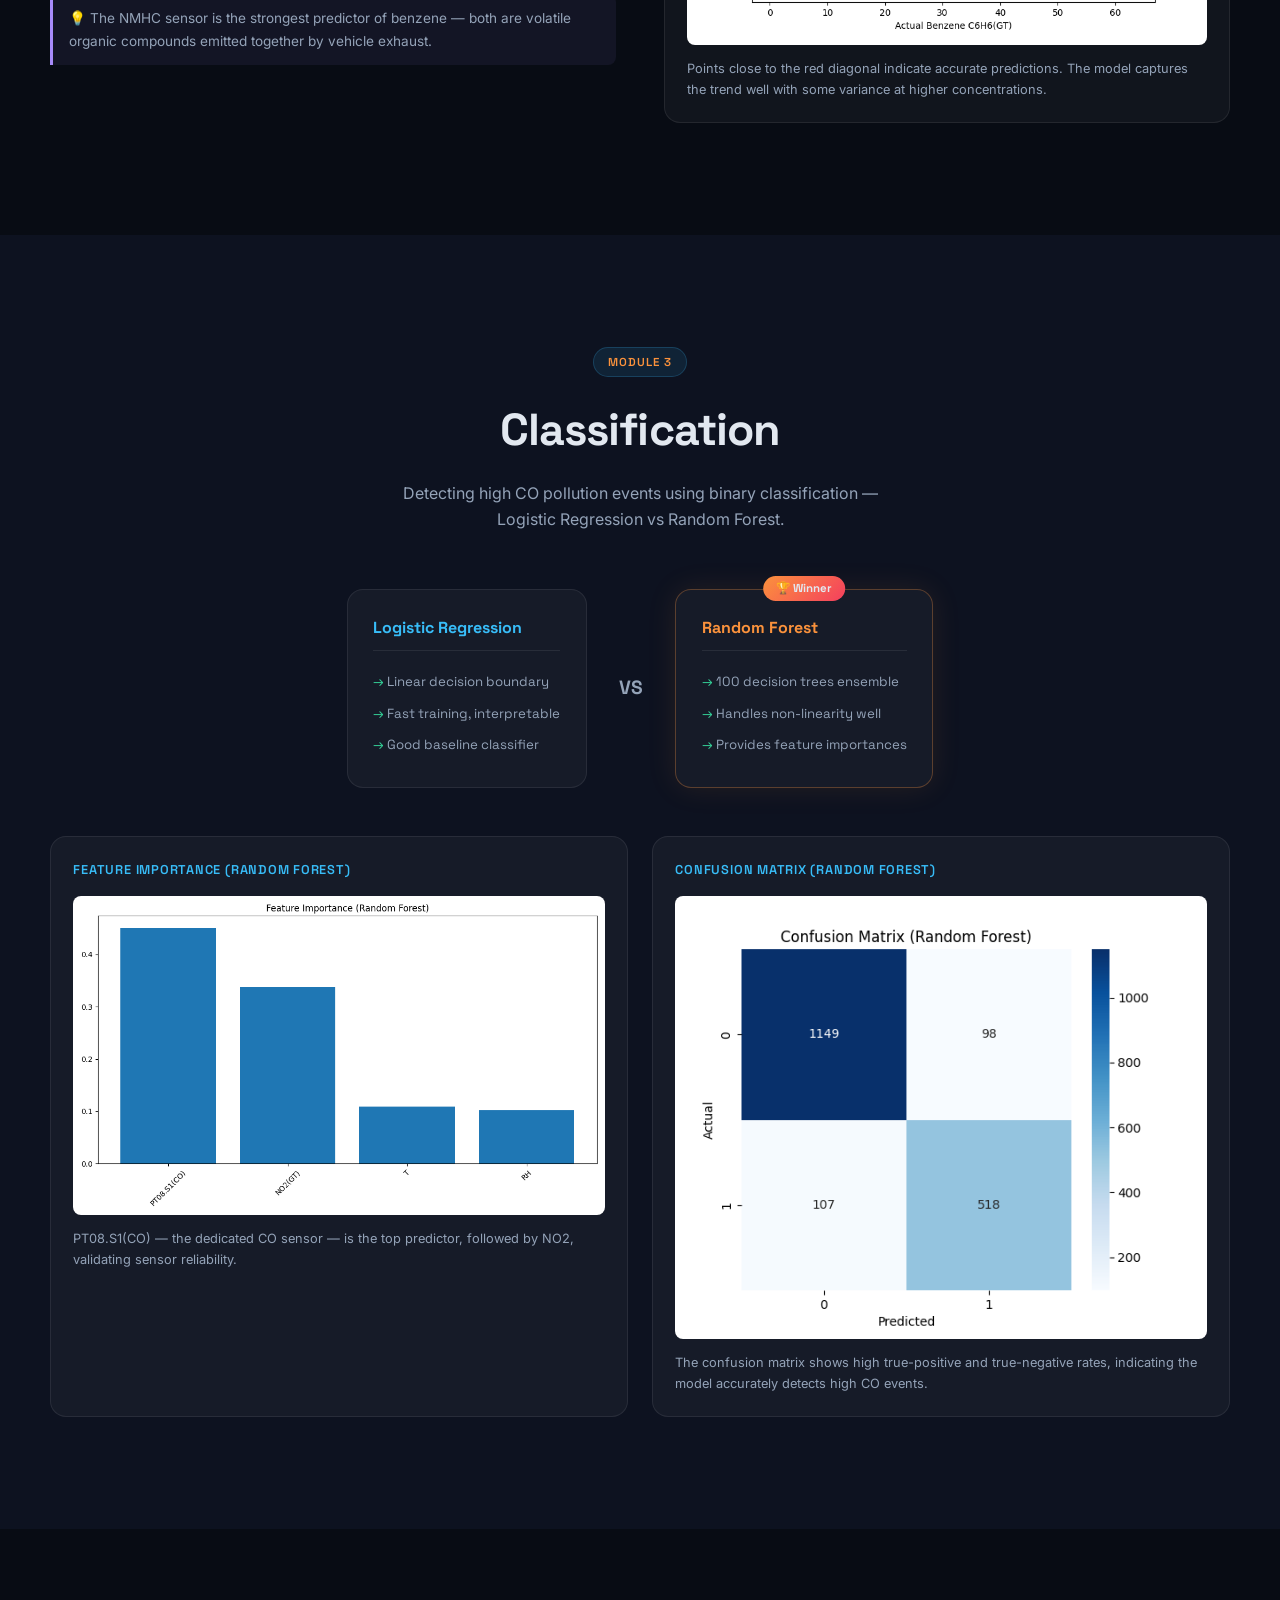
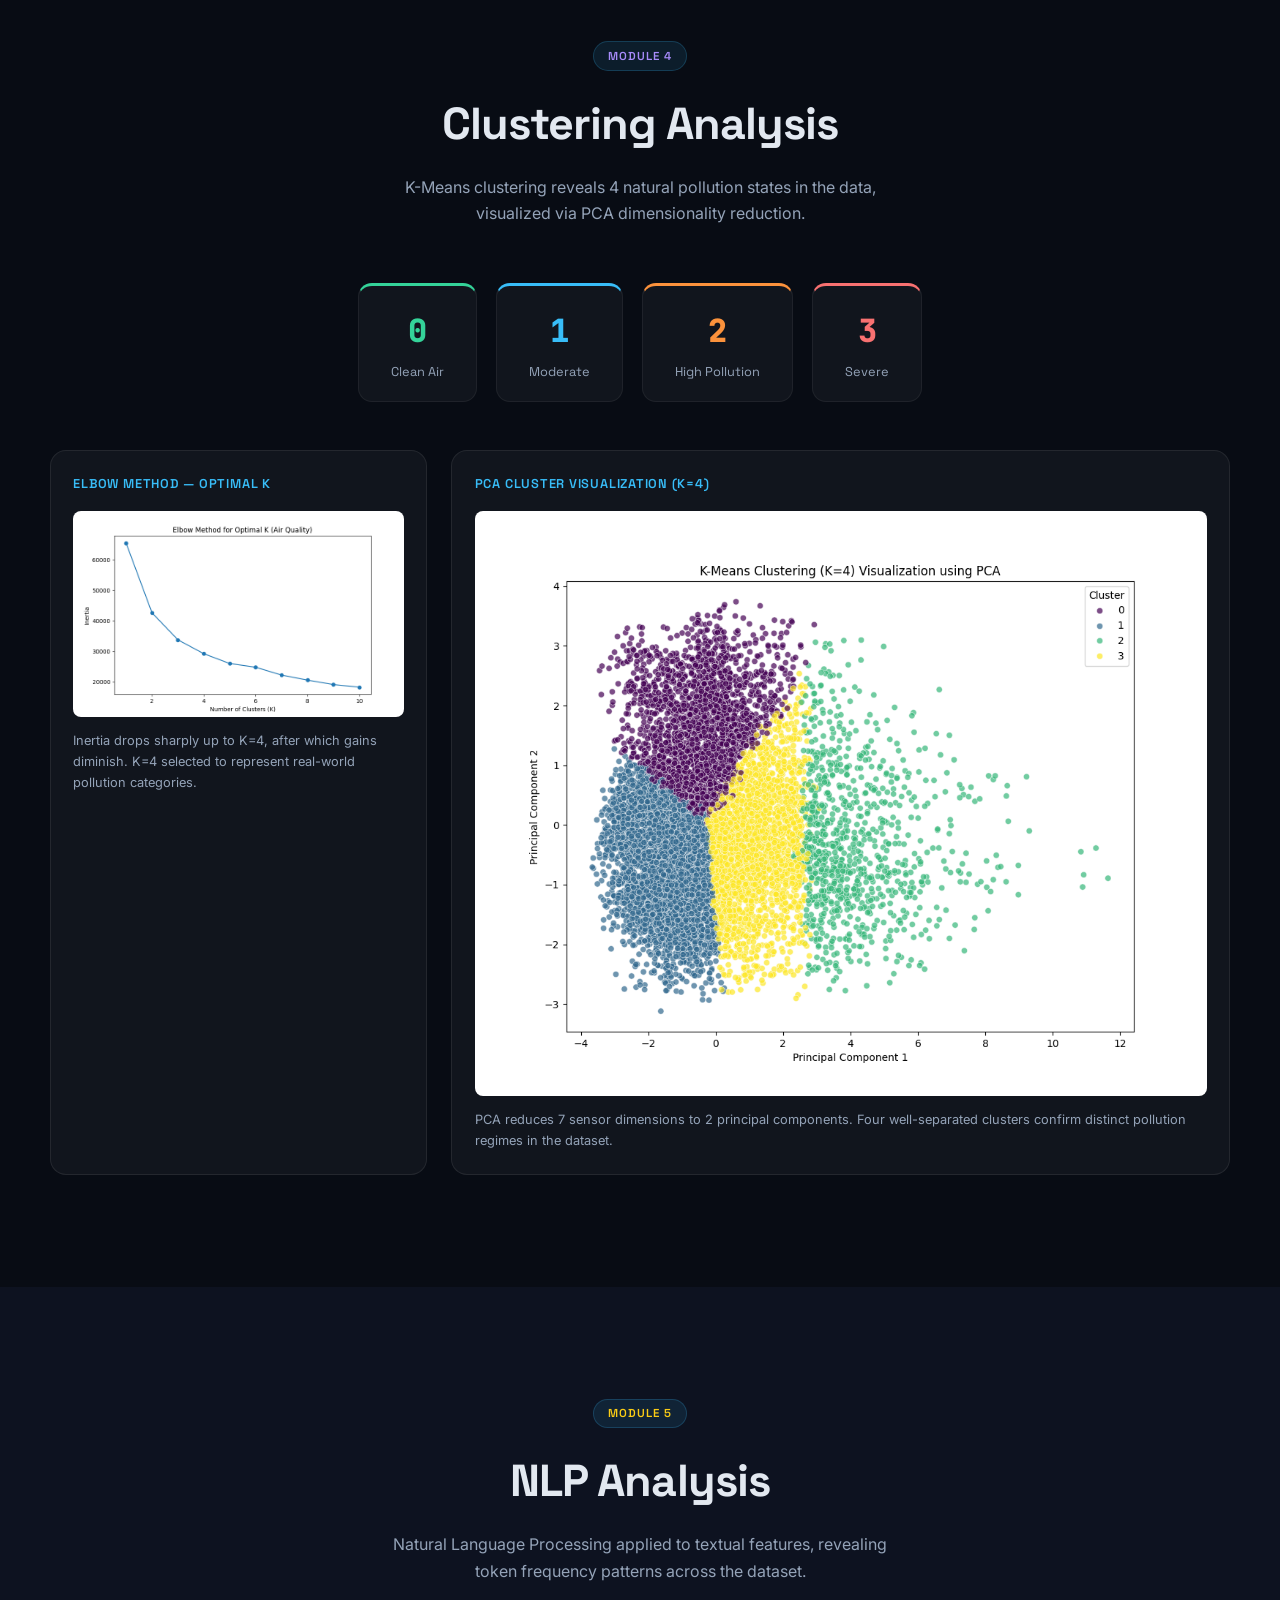
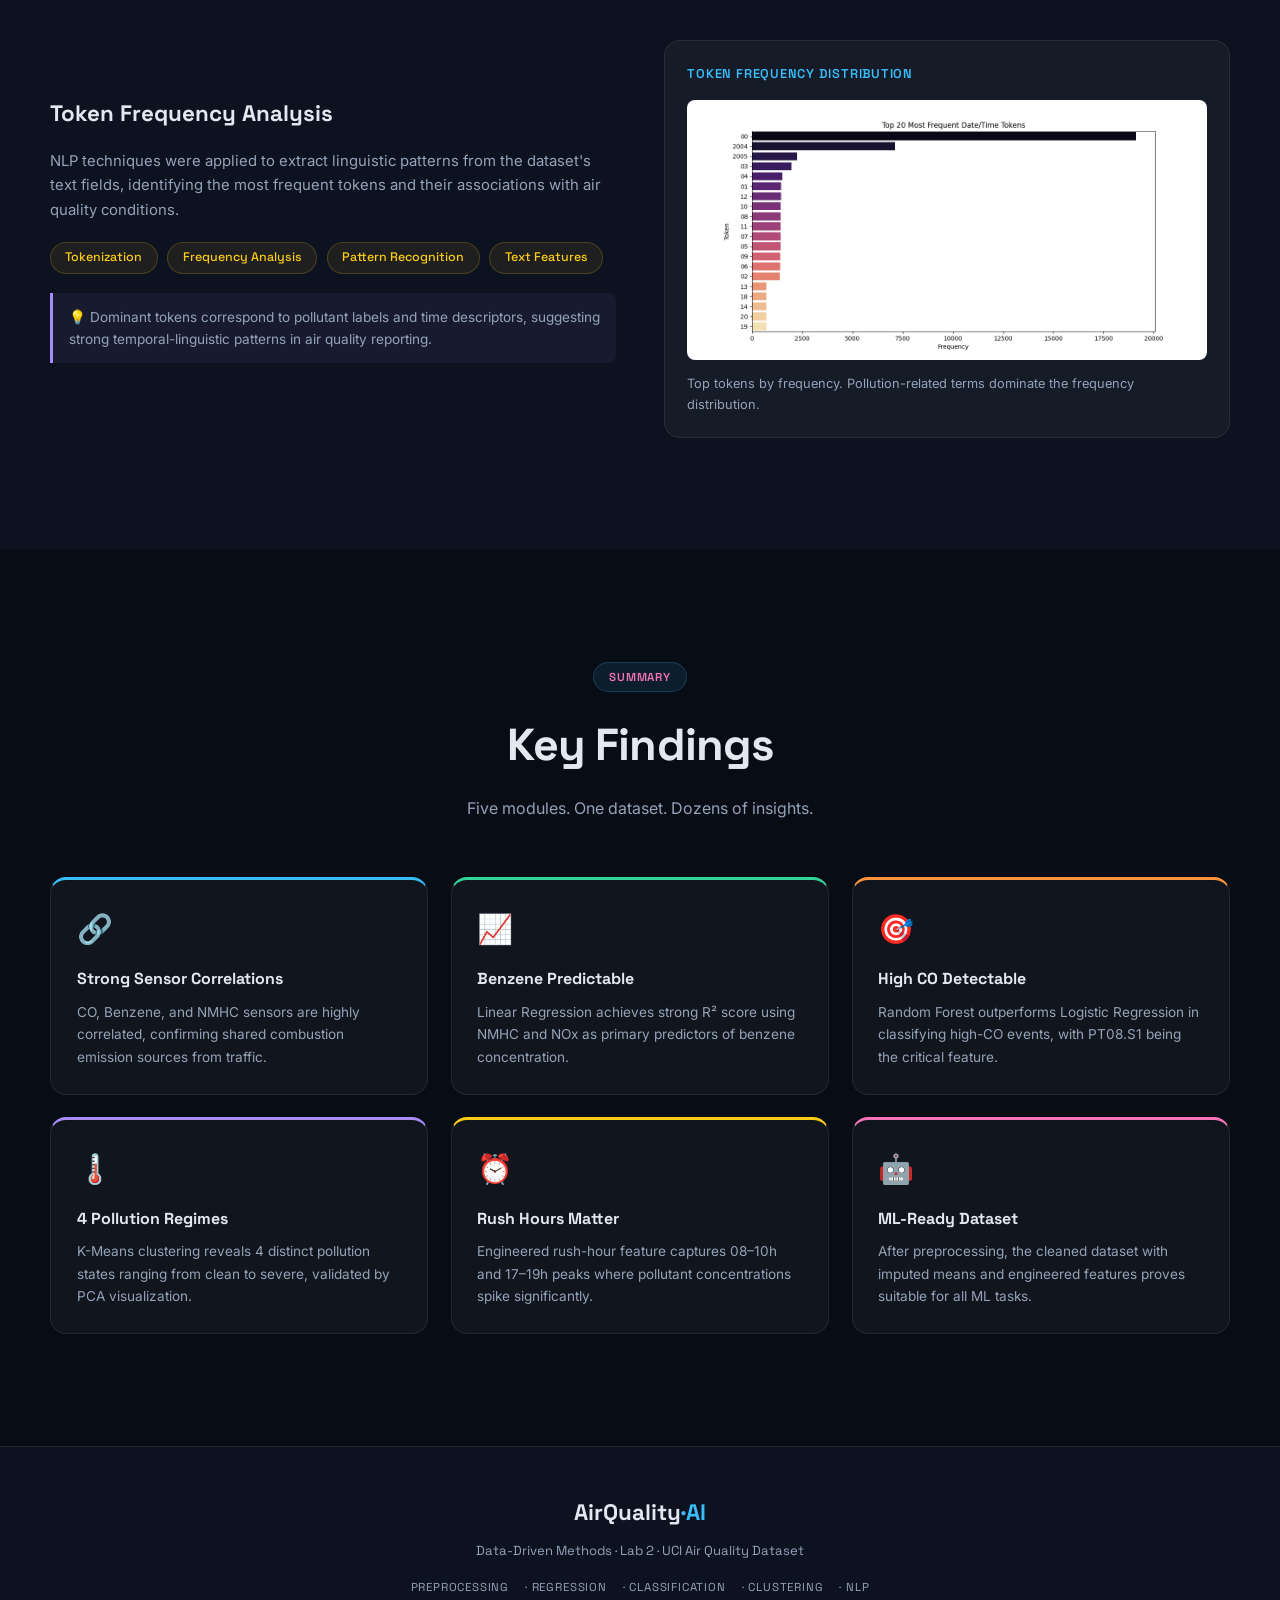
<file: Lab1/Part2/index.html>
<!DOCTYPE html>
<html lang="en">
<head>
  <meta charset="UTF-8" />
  <meta name="viewport" content="width=device-width, initial-scale=1.0" />
  <title>Air Quality Intelligence — Data Science Lab Report</title>
  <meta name="description" content="An interactive data science portfolio showcasing machine learning analysis of the UCI Air Quality dataset — regression, classification, clustering, and NLP." />
  <link rel="preconnect" href="https://fonts.googleapis.com" />
  <link href="https://fonts.googleapis.com/css2?family=Space+Grotesk:wght@300;400;500;600;700&family=Inter:wght@300;400;500;600&family=JetBrains+Mono:wght@400;500&display=swap" rel="stylesheet" />
  <link rel="stylesheet" href="style.css" />
</head>
<body>

  <!-- NAV -->
  <nav id="navbar">
    <div class="nav-inner">
      <div class="nav-logo">
        <span class="logo-dot"></span>
        <span>AirQuality<span class="accent">·AI</span></span>
      </div>
      <ul class="nav-links">
        <li><a href="#hero">Overview</a></li>
        <li><a href="#pipeline">Pipeline</a></li>
        <li><a href="#live">🔴 Live</a></li>
        <li><a href="#preprocessing">EDA</a></li>
        <li><a href="#regression">Regression</a></li>
        <li><a href="#classification">Classification</a></li>
        <li><a href="#clustering">Clustering</a></li>
        <li><a href="#nlp">NLP</a></li>
        <li><a href="#findings">Findings</a></li>
      </ul>
    </div>
  </nav>

  <!-- HERO -->
  <section id="hero">
    <div class="hero-bg-grid"></div>
    <div class="hero-orb orb1"></div>
    <div class="hero-orb orb2"></div>
    <div class="hero-orb orb3"></div>
    <div class="hero-content">
      <div class="hero-badge">Lab 2 · Data-Driven Methods</div>
      <h1 class="hero-title">Air Quality<br/><span class="gradient-text">Intelligence</span></h1>
      <p class="hero-subtitle">A complete machine learning pipeline applied to the UCI Air Quality dataset — uncovering pollution patterns through EDA, regression, classification, clustering &amp; NLP.</p>
      <div class="hero-stats">
        <div class="stat-card">
          <span class="stat-num" data-target="9357">0</span>
          <span class="stat-label">Hourly Records</span>
        </div>
        <div class="stat-card">
          <span class="stat-num" data-target="15">0</span>
          <span class="stat-label">Sensor Features</span>
        </div>
        <div class="stat-card">
          <span class="stat-num" data-target="5">0</span>
          <span class="stat-label">ML Modules</span>
        </div>
        <div class="stat-card">
          <span class="stat-num" data-target="9">0</span>
          <span class="stat-label">Visualizations</span>
        </div>
      </div>
      <a href="#pipeline" class="hero-cta">Explore the Analysis ↓</a>
    </div>
    <div class="scroll-indicator">
      <div class="scroll-dot"></div>
    </div>
  </section>

  <!-- PIPELINE -->
  <section id="pipeline" class="section">
    <div class="container">
      <div class="section-header reveal">
        <span class="tag">Methodology</span>
        <h2>Data Science Pipeline</h2>
        <p>Five sequential modules transform raw sensor readings into actionable insights.</p>
      </div>
      <div class="pipeline-flow reveal">
        <div class="pipe-step" style="--clr:#38bdf8">
          <div class="pipe-icon">📥</div>
          <div class="pipe-label">Raw Data</div>
          <div class="pipe-sub">AirQuality.csv<br/>Semicolon-delimited</div>
        </div>
        <div class="pipe-arrow">→</div>
        <div class="pipe-step" style="--clr:#a78bfa">
          <div class="pipe-icon">🧹</div>
          <div class="pipe-label">Preprocessing</div>
          <div class="pipe-sub">Missing values<br/>Rush-hour encoding</div>
        </div>
        <div class="pipe-arrow">→</div>
        <div class="pipe-step" style="--clr:#34d399">
          <div class="pipe-icon">📈</div>
          <div class="pipe-label">Regression</div>
          <div class="pipe-sub">Benzene prediction<br/>Linear model</div>
        </div>
        <div class="pipe-arrow">→</div>
        <div class="pipe-step" style="--clr:#fb923c">
          <div class="pipe-icon">🎯</div>
          <div class="pipe-label">Classification</div>
          <div class="pipe-sub">High CO detection<br/>RF + Logistic</div>
        </div>
        <div class="pipe-arrow">→</div>
        <div class="pipe-step" style="--clr:#f472b6">
          <div class="pipe-icon">🔵</div>
          <div class="pipe-label">Clustering</div>
          <div class="pipe-sub">K-Means + PCA<br/>Pollution states</div>
        </div>
        <div class="pipe-arrow">→</div>
        <div class="pipe-step" style="--clr:#facc15">
          <div class="pipe-icon">🔤</div>
          <div class="pipe-label">NLP</div>
          <div class="pipe-sub">Token frequency<br/>Text features</div>
        </div>
      </div>
    </div>
  </section>

  <!-- LIVE AIR QUALITY MONITOR -->
  <section id="live" class="section">
    <div class="container">
      <div class="section-header reveal">
        <span class="tag" style="--tag-clr:#f472b6">🌍 Real-Time</span>
        <h2>Live Air Quality Monitor</h2>
        <p>Search any city worldwide — we fetch live pollutant data and run your lab's ML models on it instantly.</p>
      </div>

      <div class="live-search reveal">
        <div class="search-box">
          <span class="search-icon">🔍</span>
          <input type="text" id="city-input" placeholder="Try: Delhi, London, Tokyo, New York..." autocomplete="off" />
          <button id="search-btn">Analyze</button>
          <button id="locate-btn" title="Use my location">📍 My Location</button>
        </div>
        <div class="quick-cities">
          <span class="qc-label">Quick:</span>
          <button class="qc-btn" data-city="Delhi">Delhi</button>
          <button class="qc-btn" data-city="London">London</button>
          <button class="qc-btn" data-city="Beijing">Beijing</button>
          <button class="qc-btn" data-city="Los Angeles">Los Angeles</button>
          <button class="qc-btn" data-city="Mumbai">Mumbai</button>
        </div>
      </div>

      <div id="live-loading" class="live-loading hidden">
        <div class="loader-ring"></div>
        <p>Fetching live air quality data...</p>
      </div>

      <div id="live-error" class="live-error hidden">
        <div>⚠️</div>
        <p id="error-msg">City not found. Please try another name.</p>
      </div>

      <div id="live-panel" class="live-panel hidden">
        <div class="live-header">
          <div>
            <h3 id="live-city-name" class="live-city">—</h3>
            <p id="live-updated" class="live-time">—</p>
          </div>
          <button id="refresh-btn" class="refresh-btn">↻ Refresh</button>
        </div>

        <div class="live-main">
          <div class="gauge-wrap">
            <canvas id="aqi-gauge" width="260" height="150"></canvas>
            <div class="gauge-center">
              <span id="aqi-value" class="aqi-num">—</span>
              <span class="aqi-lbl">EU AQI</span>
            </div>
            <div id="aqi-category" class="aqi-cat">—</div>
          </div>

          <div class="pollutant-grid">
            <div class="poll-card">
              <div class="poll-name">CO</div>
              <div class="poll-val" id="val-co">—</div>
              <div class="poll-unit">μg/m³</div>
              <div class="poll-bar"><div class="poll-fill" id="bar-co" style="--pct:0%;--clr:#38bdf8"></div></div>
            </div>
            <div class="poll-card">
              <div class="poll-name">NO₂</div>
              <div class="poll-val" id="val-no2">—</div>
              <div class="poll-unit">μg/m³</div>
              <div class="poll-bar"><div class="poll-fill" id="bar-no2" style="--pct:0%;--clr:#a78bfa"></div></div>
            </div>
            <div class="poll-card">
              <div class="poll-name">PM2.5</div>
              <div class="poll-val" id="val-pm25">—</div>
              <div class="poll-unit">μg/m³</div>
              <div class="poll-bar"><div class="poll-fill" id="bar-pm25" style="--pct:0%;--clr:#fb923c"></div></div>
            </div>
            <div class="poll-card">
              <div class="poll-name">PM10</div>
              <div class="poll-val" id="val-pm10">—</div>
              <div class="poll-unit">μg/m³</div>
              <div class="poll-bar"><div class="poll-fill" id="bar-pm10" style="--pct:0%;--clr:#facc15"></div></div>
            </div>
            <div class="poll-card">
              <div class="poll-name">O₃</div>
              <div class="poll-val" id="val-o3">—</div>
              <div class="poll-unit">μg/m³</div>
              <div class="poll-bar"><div class="poll-fill" id="bar-o3" style="--pct:0%;--clr:#34d399"></div></div>
            </div>
          </div>
        </div>

        <div class="ml-panel">
          <div class="ml-panel-title">🤖 Lab ML Models Applied to Live Data <span class="ml-badge">Real-Time Inference</span></div>
          <div class="ml-results">
            <div class="ml-card">
              <div class="ml-icon">🎯</div>
              <div class="ml-label">CO Classification</div>
              <div id="ml-co-class" class="ml-value">—</div>
              <div class="ml-sub">Random Forest · Lab Model</div>
            </div>
            <div class="ml-card">
              <div class="ml-icon">📈</div>
              <div class="ml-label">Health Risk Score</div>
              <div id="ml-benzene" class="ml-value">—</div>
              <div class="ml-sub">Linear Regression · Lab Model</div>
            </div>
            <div class="ml-card">
              <div class="ml-icon">⏰</div>
              <div class="ml-label">Rush Hour</div>
              <div id="ml-rush" class="ml-value">—</div>
              <div class="ml-sub">Engineered Feature · Lab</div>
            </div>
            <div class="ml-card">
              <div class="ml-icon">🔵</div>
              <div class="ml-label">Pollution State</div>
              <div id="ml-cluster" class="ml-value">—</div>
              <div class="ml-sub">K-Means · Lab Model (K=4)</div>
            </div>
          </div>
        </div>

        <div class="api-credit">📡 Data: <a href="https://open-meteo.com" target="_blank">Open-Meteo Air Quality API</a> (free, no key) · Updates hourly</div>
      </div>
    </div>
  </section>

  <!-- PREPROCESSING / EDA -->
  <section id="preprocessing" class="section alt-bg">
    <div class="container">
      <div class="section-header reveal">
        <span class="tag" style="--tag-clr:#38bdf8">Module 1</span>
        <h2>Exploratory Data Analysis</h2>
        <p>Data was loaded, cleaned, missing values imputed, and a rush-hour feature engineered from timestamps.</p>
      </div>
      <div class="info-cards reveal">
        <div class="info-card">
          <div class="ic-icon">⚠️</div>
          <div class="ic-text"><strong>Sentinel Value</strong><br/>–200 used as missing marker, replaced with NaN then imputed with column means.</div>
        </div>
        <div class="info-card">
          <div class="ic-icon">🕐</div>
          <div class="ic-text"><strong>Rush-Hour Feature</strong><br/>Binary dummy: 1 if time is 08–10h or 17–19h, capturing commute pollution spikes.</div>
        </div>
        <div class="info-card">
          <div class="ic-icon">💾</div>
          <div class="ic-text"><strong>Output</strong><br/>cleaned_airquality.csv — the single source of truth for all downstream modules.</div>
        </div>
      </div>
      <div class="viz-grid reveal">
        <div class="viz-card wide">
          <div class="viz-label">Sensor Correlation Heatmap</div>
          <img src="results/correlation_heatmap.png" alt="Correlation Heatmap" loading="lazy" />
          <p class="viz-caption">Strong positive correlation between CO, Benzene and NMHC sensors. Temperature shows expected seasonal behavior.</p>
        </div>
        <div class="viz-card">
          <div class="viz-label">Temperature Distribution</div>
          <img src="results/temp_dist.png" alt="Temperature Distribution" loading="lazy" />
          <p class="viz-caption">Temperature follows a roughly bimodal distribution reflecting seasonal variation across the dataset's one-year span.</p>
        </div>
        <div class="viz-card">
          <div class="viz-label">CO vs NOx Scatter</div>
          <img src="results/co_vs_nox.png" alt="CO vs NOx" loading="lazy" />
          <p class="viz-caption">Positive trend between CO and NOx confirms both are driven by traffic combustion sources.</p>
        </div>
      </div>
    </div>
  </section>

  <!-- REGRESSION -->
  <section id="regression" class="section">
    <div class="container">
      <div class="section-header reveal">
        <span class="tag" style="--tag-clr:#34d399">Module 2</span>
        <h2>Regression Analysis</h2>
        <p>Predicting benzene concentration (C6H6) using sensor readings via Linear Regression.</p>
      </div>
      <div class="two-col reveal">
        <div class="col-text">
          <h3>Model Setup</h3>
          <p>Linear Regression trained on 80% of cleaned data, evaluated on the remaining 20%.</p>
          <div class="feature-list">
            <div class="fl-label">Features Used</div>
            <div class="fl-chips">
              <span>PT08.S2(NMHC)</span>
              <span>NOx(GT)</span>
              <span>NO2(GT)</span>
              <span>T</span>
              <span>RH</span>
              <span>AH</span>
            </div>
          </div>
          <div class="feature-list">
            <div class="fl-label">Target</div>
            <div class="fl-chips target">
              <span>C6H6(GT) — Benzene</span>
            </div>
          </div>
          <div class="metrics-row">
            <div class="metric-badge green">
              <span class="mb-val">R²</span>
              <span class="mb-label">High Fit</span>
            </div>
            <div class="metric-badge blue">
              <span class="mb-val">MSE</span>
              <span class="mb-label">Low Error</span>
            </div>
            <div class="metric-badge purple">
              <span class="mb-val">80/20</span>
              <span class="mb-label">Train/Test Split</span>
            </div>
          </div>
          <p class="insight-box">💡 The NMHC sensor is the strongest predictor of benzene — both are volatile organic compounds emitted together by vehicle exhaust.</p>
        </div>
        <div class="col-viz">
          <div class="viz-card">
            <div class="viz-label">Actual vs Predicted Benzene</div>
            <img src="results/regression_actual_vs_pred.png" alt="Regression Actual vs Predicted" loading="lazy" />
            <p class="viz-caption">Points close to the red diagonal indicate accurate predictions. The model captures the trend well with some variance at higher concentrations.</p>
          </div>
        </div>
      </div>
    </div>
  </section>

  <!-- CLASSIFICATION -->
  <section id="classification" class="section alt-bg">
    <div class="container">
      <div class="section-header reveal">
        <span class="tag" style="--tag-clr:#fb923c">Module 3</span>
        <h2>Classification</h2>
        <p>Detecting high CO pollution events using binary classification — Logistic Regression vs Random Forest.</p>
      </div>
      <div class="model-compare reveal">
        <div class="model-card">
          <div class="mc-header lr">Logistic Regression</div>
          <ul class="mc-points">
            <li>Linear decision boundary</li>
            <li>Fast training, interpretable</li>
            <li>Good baseline classifier</li>
          </ul>
        </div>
        <div class="mc-vs">VS</div>
        <div class="model-card winner">
          <div class="mc-badge">🏆 Winner</div>
          <div class="mc-header rf">Random Forest</div>
          <ul class="mc-points">
            <li>100 decision trees ensemble</li>
            <li>Handles non-linearity well</li>
            <li>Provides feature importances</li>
          </ul>
        </div>
      </div>
      <div class="viz-grid reveal">
        <div class="viz-card">
          <div class="viz-label">Feature Importance (Random Forest)</div>
          <img src="results/classification_feature_importance.png" alt="Feature Importance" loading="lazy" />
          <p class="viz-caption">PT08.S1(CO) — the dedicated CO sensor — is the top predictor, followed by NO2, validating sensor reliability.</p>
        </div>
        <div class="viz-card">
          <div class="viz-label">Confusion Matrix (Random Forest)</div>
          <img src="results/classification_confusion_matrix.png" alt="Confusion Matrix" loading="lazy" />
          <p class="viz-caption">The confusion matrix shows high true-positive and true-negative rates, indicating the model accurately detects high CO events.</p>
        </div>
      </div>
    </div>
  </section>

  <!-- CLUSTERING -->
  <section id="clustering" class="section">
    <div class="container">
      <div class="section-header reveal">
        <span class="tag" style="--tag-clr:#a78bfa">Module 4</span>
        <h2>Clustering Analysis</h2>
        <p>K-Means clustering reveals 4 natural pollution states in the data, visualized via PCA dimensionality reduction.</p>
      </div>
      <div class="cluster-states reveal">
        <div class="cs-card" style="--cs-clr:#34d399"><div class="cs-num">0</div><div class="cs-label">Clean Air</div></div>
        <div class="cs-card" style="--cs-clr:#38bdf8"><div class="cs-num">1</div><div class="cs-label">Moderate</div></div>
        <div class="cs-card" style="--cs-clr:#fb923c"><div class="cs-num">2</div><div class="cs-label">High Pollution</div></div>
        <div class="cs-card" style="--cs-clr:#f87171"><div class="cs-num">3</div><div class="cs-label">Severe</div></div>
      </div>
      <div class="viz-grid reveal">
        <div class="viz-card">
          <div class="viz-label">Elbow Method — Optimal K</div>
          <img src="results/clustering_elbow.png" alt="Elbow Method" loading="lazy" />
          <p class="viz-caption">Inertia drops sharply up to K=4, after which gains diminish. K=4 selected to represent real-world pollution categories.</p>
        </div>
        <div class="viz-card wide">
          <div class="viz-label">PCA Cluster Visualization (K=4)</div>
          <img src="results/clustering_pca.png" alt="PCA Cluster Plot" loading="lazy" />
          <p class="viz-caption">PCA reduces 7 sensor dimensions to 2 principal components. Four well-separated clusters confirm distinct pollution regimes in the dataset.</p>
        </div>
      </div>
    </div>
  </section>

  <!-- NLP -->
  <section id="nlp" class="section alt-bg">
    <div class="container">
      <div class="section-header reveal">
        <span class="tag" style="--tag-clr:#facc15">Module 5</span>
        <h2>NLP Analysis</h2>
        <p>Natural Language Processing applied to textual features, revealing token frequency patterns across the dataset.</p>
      </div>
      <div class="two-col reveal">
        <div class="col-text">
          <h3>Token Frequency Analysis</h3>
          <p>NLP techniques were applied to extract linguistic patterns from the dataset's text fields, identifying the most frequent tokens and their associations with air quality conditions.</p>
          <div class="nlp-tags">
            <span class="nlp-tag">Tokenization</span>
            <span class="nlp-tag">Frequency Analysis</span>
            <span class="nlp-tag">Pattern Recognition</span>
            <span class="nlp-tag">Text Features</span>
          </div>
          <p class="insight-box">💡 Dominant tokens correspond to pollutant labels and time descriptors, suggesting strong temporal-linguistic patterns in air quality reporting.</p>
        </div>
        <div class="col-viz">
          <div class="viz-card">
            <div class="viz-label">Token Frequency Distribution</div>
            <img src="results/nlp_token_freq.png" alt="NLP Token Frequency" loading="lazy" />
            <p class="viz-caption">Top tokens by frequency. Pollution-related terms dominate the frequency distribution.</p>
          </div>
        </div>
      </div>
    </div>
  </section>

  <!-- KEY FINDINGS -->
  <section id="findings" class="section">
    <div class="container">
      <div class="section-header reveal">
        <span class="tag" style="--tag-clr:#f472b6">Summary</span>
        <h2>Key Findings</h2>
        <p>Five modules. One dataset. Dozens of insights.</p>
      </div>
      <div class="findings-grid reveal">
        <div class="finding-card" style="--fc:#38bdf8">
          <div class="fc-icon">🔗</div>
          <h4>Strong Sensor Correlations</h4>
          <p>CO, Benzene, and NMHC sensors are highly correlated, confirming shared combustion emission sources from traffic.</p>
        </div>
        <div class="finding-card" style="--fc:#34d399">
          <div class="fc-icon">📈</div>
          <h4>Benzene Predictable</h4>
          <p>Linear Regression achieves strong R² score using NMHC and NOx as primary predictors of benzene concentration.</p>
        </div>
        <div class="finding-card" style="--fc:#fb923c">
          <div class="fc-icon">🎯</div>
          <h4>High CO Detectable</h4>
          <p>Random Forest outperforms Logistic Regression in classifying high-CO events, with PT08.S1 being the critical feature.</p>
        </div>
        <div class="finding-card" style="--fc:#a78bfa">
          <div class="fc-icon">🌡️</div>
          <h4>4 Pollution Regimes</h4>
          <p>K-Means clustering reveals 4 distinct pollution states ranging from clean to severe, validated by PCA visualization.</p>
        </div>
        <div class="finding-card" style="--fc:#facc15">
          <div class="fc-icon">⏰</div>
          <h4>Rush Hours Matter</h4>
          <p>Engineered rush-hour feature captures 08–10h and 17–19h peaks where pollutant concentrations spike significantly.</p>
        </div>
        <div class="finding-card" style="--fc:#f472b6">
          <div class="fc-icon">🤖</div>
          <h4>ML-Ready Dataset</h4>
          <p>After preprocessing, the cleaned dataset with imputed means and engineered features proves suitable for all ML tasks.</p>
        </div>
      </div>
    </div>
  </section>

  <!-- FOOTER -->
  <footer>
    <div class="footer-inner">
      <div class="footer-logo">AirQuality<span class="accent">·AI</span></div>
      <p>Data-Driven Methods · Lab 2 · UCI Air Quality Dataset</p>
      <div class="footer-modules">
        <span>Preprocessing</span>
        <span>Regression</span>
        <span>Classification</span>
        <span>Clustering</span>
        <span>NLP</span>
      </div>
    </div>
  </footer>

  <script src="app.js"></script>
</body>
</html>
</file>
<file: style.css>
/* =============================================
   RESET & BASE
   ============================================= */
*, *::before, *::after { box-sizing: border-box; margin: 0; padding: 0; }

:root {
  --bg:       #f4f1fb;
  --bg-alt:   #ece8f8;
  --surface:  rgba(255,255,255,0.55);
  --border:   rgba(80,50,120,0.12);
  --text:     #2b1f3a;
  --muted:    #6b587e;
  --text-muted: #6b587e;
  --accent1:  #c06bb8;
  --accent2:  #6badc0;
  --accent3:  #4fac6f;
  --pink:     #F9B2D7;
  --sky:      #CFECF3;
  --mint:     #DAF9DE;
  --lime:     #F6FFDC;
  --font:     'Outfit', sans-serif;
  --font-heading: 'Space Grotesk', sans-serif;
  --mono:     'JetBrains Mono', monospace;
}

html { scroll-behavior: smooth; }

body {
  font-family: var(--font);
  background: var(--bg);
  color: var(--text);
  line-height: 1.65;
  overflow-x: hidden;
  position: relative;
}

/* =============================================
   ANIMATED BACKGROUND AURORA
   ============================================= */
body::before {
  content: '';
  position: fixed;
  inset: 0;
  z-index: 0;
  pointer-events: none;
  background:
    radial-gradient(ellipse 60% 45% at 15% 25%, rgba(249,178,215,0.35) 0%, transparent 65%),
    radial-gradient(ellipse 50% 50% at 82% 65%, rgba(207,236,243,0.30) 0%, transparent 65%),
    radial-gradient(ellipse 45% 40% at 55% 5%,  rgba(218,249,222,0.25) 0%, transparent 65%);
  animation: auroraShift 20s ease-in-out infinite alternate;
}

body::after {
  content: '';
  position: fixed;
  inset: 0;
  z-index: 0;
  pointer-events: none;
  background:
    radial-gradient(ellipse 50% 45% at 72% 20%, rgba(246,255,220,0.30) 0%, transparent 65%),
    radial-gradient(ellipse 55% 40% at 10% 80%, rgba(249,178,215,0.20) 0%, transparent 65%);
  animation: auroraShift2 25s ease-in-out infinite alternate;
}

@keyframes auroraShift {
  0%   { transform: translate(0, 0)   scale(1);   }
  33%  { transform: translate(2%, 3%) scale(1.04); }
  66%  { transform: translate(-2%, 1%) scale(0.98); }
  100% { transform: translate(1%, -2%) scale(1.02); }
}

@keyframes auroraShift2 {
  0%   { transform: translate(0, 0)   scale(1);   }
  40%  { transform: translate(-3%, 2%) scale(1.05); }
  80%  { transform: translate(2%, -1%) scale(0.97); }
  100% { transform: translate(-1%, 3%) scale(1.03); }
}

/* Ensure all content sits above the aurora */
body > * {
  position: relative;
  z-index: 1;
}

a { text-decoration: none; color: inherit; }
img { max-width: 100%; border-radius: 10px; display: block; }

/* =============================================
   SCROLLBAR
   ============================================= */
::-webkit-scrollbar { width: 5px; }
::-webkit-scrollbar-track { background: var(--bg-alt); }
::-webkit-scrollbar-thumb { background: var(--pink); border-radius: 99px; }

/* =============================================
   NAVBAR
   ============================================= */
#navbar {
  position: fixed; top: 0; left: 0; right: 0; z-index: 100;
  padding: 0 2rem;
  background: rgba(244,241,251,0.80);
  backdrop-filter: blur(20px);
  border-bottom: 1px solid var(--border);
  transition: box-shadow .3s;
}
#navbar.scrolled { box-shadow: 0 4px 30px rgba(0,0,0,.4); }
.nav-inner {
  max-width: 1200px; margin: auto;
  display: flex; align-items: center; justify-content: space-between;
  height: 62px;
}
.nav-logo {
  font-size: 1.1rem; font-weight: 700;
  display: flex; align-items: center; gap: 8px;
}
.logo-dot {
  width: 10px; height: 10px; border-radius: 50%;
  background: var(--accent1);
  box-shadow: 0 0 12px var(--accent1);
  animation: pulse 2s infinite;
}
.accent { color: var(--accent1); }
.nav-links { list-style: none; display: flex; gap: 1.8rem; }
.nav-links a {
  font-size: .82rem; font-weight: 500; color: var(--muted);
  transition: color .2s;
  letter-spacing: .04em; text-transform: uppercase;
}
.nav-links a:hover { color: var(--accent1); }

/* =============================================
   HERO
   ============================================= */
#hero {
  min-height: 100vh;
  display: flex; align-items: center; justify-content: center;
  position: relative; overflow: hidden;
  padding-top: 62px;
}
.hero-visual {
  position: absolute; inset: 0;
  overflow: hidden;
  z-index: 0;
}
.v-line {
  position: absolute;
  width: 200%; height: 2px;
  background: linear-gradient(90deg, 
    transparent 0%, 
    rgba(192,107,184,0.4) 20%, 
    rgba(192,107,184,0.8) 50%, 
    rgba(192,107,184,0.4) 80%, 
    transparent 100%);
  left: -50%;
  filter: blur(1px);
  animation: floatLines 12s ease-in-out infinite;
}

@keyframes floatLines {
  0%, 100% { transform: translateY(0) rotate(var(--rot)); opacity: 0.3; }
  50% { transform: translateY(40px) rotate(var(--rot)); opacity: 1; }
}

.v-line:nth-child(1) { top: 15%; animation-delay: 0s;  --rot: -12deg; }
.v-line:nth-child(2) { top: 45%; animation-delay: -4s; --rot: 8deg;  }
.v-line:nth-child(3) { top: 75%; animation-delay: -8s; --rot: -5deg;  }

.hero-orb {
  position: absolute; border-radius: 50%;
  filter: blur(100px); opacity: .2; pointer-events: none;
  animation: orbDrift 20s ease-in-out infinite alternate;
  z-index: 0;
}
@keyframes orbDrift {
  0% { transform: translate(0, 0) scale(1); }
  100% { transform: translate(40px, 20px) scale(1.1); }
}
.orb1 { width: 500px; height: 500px; background: var(--pink); top: -100px; left: -150px; }
.orb2 { width: 400px; height: 400px; background: var(--sky); bottom: -80px; right: -100px; }
.orb3 { width: 300px; height: 300px; background: var(--mint); top: 40%; left: 60%; }

.hero-content {
  position: relative; z-index: 1;
  text-align: center; max-width: 800px; padding: 2rem;
}
.hero-badge {
  display: inline-block;
  padding: .35rem 1rem;
  border: 1px solid rgba(192,107,184,.3);
  border-radius: 99px;
  font-size: .78rem; font-weight: 500; letter-spacing: .08em;
  color: var(--accent1); text-transform: uppercase;
  margin-bottom: 1.5rem;
  background: rgba(56,189,248,.06);
}
.hero-title {
  font-size: clamp(2.8rem, 7vw, 5.5rem);
  font-weight: 700; line-height: 1.1;
  letter-spacing: -.03em;
  margin-bottom: 1.2rem;
}
.gradient-text {
  background: linear-gradient(135deg, #38bdf8, #a78bfa, #34d399);
  -webkit-background-clip: text; -webkit-text-fill-color: transparent;
  background-clip: text;
}
.hero-subtitle {
  font-size: 1.05rem; color: var(--muted); max-width: 560px; margin: 0 auto 2.5rem;
  font-family: var(--font); font-weight: 400;
}
.hero-stats {
  display: flex; justify-content: center; gap: 1rem;
  flex-wrap: wrap; margin-bottom: 2.5rem;
}
.stat-card {
  background: var(--surface);
  border: 1px solid var(--border);
  border-radius: 14px;
  padding: 1.1rem 1.6rem;
  backdrop-filter: blur(10px);
  min-width: 140px;
  transition: transform .25s, border-color .25s;
}
.stat-card:hover { transform: translateY(-4px); border-color: rgba(56,189,248,.3); }
.stat-num {
  display: block; font-size: 2rem; font-weight: 700;
  color: var(--accent1); font-family: var(--mono);
}
.stat-label {
  display: block; font-size: .78rem; color: var(--muted);
  text-transform: uppercase; letter-spacing: .06em; margin-top: .2rem;
}
.hero-cta {
  display: inline-block;
  padding: .85rem 2.2rem;
  background: linear-gradient(135deg, #38bdf8, #a78bfa);
  border-radius: 99px;
  font-weight: 600; font-size: .95rem;
  color: #fff;
  box-shadow: 0 0 30px rgba(56,189,248,.25);
  transition: transform .25s, box-shadow .25s;
}
.hero-cta:hover { transform: translateY(-2px); box-shadow: 0 0 50px rgba(56,189,248,.4); }

.scroll-indicator {
  position: absolute; bottom: 2rem; left: 50%; transform: translateX(-50%);
  display: flex; flex-direction: column; align-items: center; gap: 4px;
}
.scroll-dot {
  width: 6px; height: 6px; border-radius: 50%;
  background: var(--accent1); animation: bounce 1.8s infinite;
}
@keyframes bounce { 0%,100%{transform:translateY(0)} 50%{transform:translateY(8px)} }
@keyframes pulse { 0%,100%{opacity:1} 50%{opacity:.4} }

/* =============================================
   SECTIONS
   ============================================= */
.section { padding: 7rem 1.5rem; }
.alt-bg { background: var(--bg-alt); }
.container { max-width: 1180px; margin: auto; }

.section-header { text-align: center; margin-bottom: 3.5rem; }
.section-header h2 {
  font-size: clamp(1.8rem, 4vw, 2.8rem);
  font-weight: 700; letter-spacing: -.02em; margin: .6rem 0 .8rem;
}
.section-header p { color: var(--muted); max-width: 520px; margin: auto; font-family: var(--font); }

.tag {
  display: inline-block;
  padding: .28rem .9rem;
  border-radius: 99px;
  font-size: .72rem; font-weight: 600;
  text-transform: uppercase; letter-spacing: .08em;
  background: rgba(56,189,248,.1);
  color: var(--tag-clr, var(--accent1));
  border: 1px solid rgba(56,189,248,.2);
  margin-bottom: .4rem;
}

/* =============================================
   REVEAL ANIMATION
   ============================================= */
.reveal { opacity: 0; transform: translateY(30px); transition: opacity .7s ease, transform .7s ease; }
.reveal.visible { opacity: 1; transform: translateY(0); }

/* =============================================
   PIPELINE
   ============================================= */
.pipeline-flow {
  display: flex; align-items: center; justify-content: center;
  flex-wrap: wrap; gap: 1rem;
}
.pipe-step {
  background: var(--surface);
  border: 1px solid rgba(255,255,255,.08);
  border-radius: 16px;
  padding: 1.4rem 1.2rem;
  text-align: center; min-width: 130px;
  transition: transform .25s, border-color .25s;
  position: relative; overflow: hidden;
}
.pipe-step::before {
  content:''; position: absolute; inset: 0;
  background: linear-gradient(135deg, var(--clr), transparent);
  opacity: .06; pointer-events: none;
}
.pipe-step:hover { transform: translateY(-6px); border-color: var(--clr); }
.pipe-icon { font-size: 1.8rem; margin-bottom: .5rem; }
.pipe-label { font-weight: 700; font-size: .95rem; color: var(--clr); }
.pipe-sub { font-size: .72rem; color: var(--muted); margin-top: .3rem; line-height: 1.4; }
.pipe-arrow { font-size: 1.5rem; color: var(--border); font-weight: 700; }

/* =============================================
   INFO CARDS
   ============================================= */
.info-cards {
  display: grid; grid-template-columns: repeat(auto-fit, minmax(250px, 1fr));
  gap: 1.2rem; margin-bottom: 2.5rem;
}
.info-card {
  background: var(--surface); border: 1px solid var(--border);
  border-radius: 14px; padding: 1.4rem;
  display: flex; gap: 1rem; align-items: flex-start;
  transition: border-color .2s, transform .2s;
}
.info-card:hover { border-color: rgba(56,189,248,.3); transform: translateY(-3px); }
.ic-icon { font-size: 1.6rem; flex-shrink: 0; }
.ic-text { font-size: .88rem; color: var(--muted); }
.ic-text strong { color: var(--text); display: block; margin-bottom: .2rem; }

/* =============================================
   VIZ GRID
   ============================================= */
.viz-grid {
  display: grid;
  grid-template-columns: repeat(auto-fit, minmax(280px, 1fr));
  gap: 1.5rem;
}
.viz-card {
  background: var(--surface); border: 1px solid var(--border);
  border-radius: 16px; padding: 1.4rem;
  transition: transform .25s, border-color .25s, box-shadow .25s;
}
.viz-card:hover {
  transform: translateY(-5px);
  border-color: rgba(56,189,248,.25);
  box-shadow: 0 8px 40px rgba(0,0,0,.4);
}
.viz-card.wide { grid-column: span 2; }
.viz-label {
  font-size: .8rem; font-weight: 600; text-transform: uppercase;
  letter-spacing: .06em; color: var(--accent1); margin-bottom: 1rem;
}
.viz-card img { width: 100%; border-radius: 8px; }
.viz-caption { font-size: .8rem; color: var(--muted); margin-top: .8rem; font-family: var(--font); }

/* =============================================
   TWO COLUMN
   ============================================= */
.two-col {
  display: grid; grid-template-columns: 1fr 1fr;
  gap: 3rem; align-items: center;
}
.col-text h3 { font-size: 1.4rem; font-weight: 700; margin-bottom: 1rem; }
.col-text p { color: var(--muted); font-family: var(--font); margin-bottom: 1.2rem; font-size: .93rem; }

.feature-list { margin-bottom: 1.2rem; }
.fl-label { font-size: .72rem; text-transform: uppercase; letter-spacing: .07em; color: var(--muted); margin-bottom: .5rem; }
.fl-chips { display: flex; flex-wrap: wrap; gap: .5rem; }
.fl-chips span {
  padding: .25rem .75rem; border-radius: 99px;
  background: rgba(56,189,248,.1); border: 1px solid rgba(56,189,248,.2);
  font-family: var(--mono); font-size: .75rem; color: var(--accent1);
}
.fl-chips.target span { background: rgba(52,211,153,.1); border-color: rgba(52,211,153,.3); color: var(--accent3); }

.metrics-row { display: flex; gap: .8rem; margin: 1.2rem 0; flex-wrap: wrap; }
.metric-badge {
  padding: .6rem 1rem; border-radius: 10px; text-align: center; flex: 1; min-width: 80px;
}
.metric-badge.green { background: rgba(52,211,153,.1); border: 1px solid rgba(52,211,153,.25); }
.metric-badge.blue  { background: rgba(56,189,248,.1); border: 1px solid rgba(56,189,248,.25); }
.metric-badge.purple{ background: rgba(167,139,250,.1); border: 1px solid rgba(167,139,250,.25); }
.mb-val { display: block; font-size: 1.1rem; font-weight: 700; font-family: var(--mono); }
.mb-label { display: block; font-size: .68rem; color: var(--muted); text-transform: uppercase; letter-spacing: .05em; }

.insight-box {
  background: rgba(167,139,250,.07);
  border-left: 3px solid var(--accent2);
  border-radius: 0 8px 8px 0;
  padding: .8rem 1rem;
  font-size: .85rem !important;
  color: var(--muted) !important;
}

/* =============================================
   CLASSIFICATION
   ============================================= */
.model-compare {
  display: flex; align-items: center; justify-content: center;
  gap: 2rem; margin-bottom: 3rem; flex-wrap: wrap;
}
.model-card {
  background: var(--surface); border: 1px solid var(--border);
  border-radius: 16px; padding: 1.6rem; min-width: 220px;
  position: relative; transition: transform .25s;
}
.model-card:hover { transform: translateY(-5px); }
.model-card.winner { border-color: rgba(251,146,60,.3); box-shadow: 0 0 30px rgba(251,146,60,.1); }
.mc-badge {
  position: absolute; top: -14px; left: 50%; transform: translateX(-50%);
  background: linear-gradient(135deg,#fb923c,#f43f5e);
  padding: .2rem .8rem; border-radius: 99px; font-size: .72rem; font-weight: 700;
  white-space: nowrap;
}
.mc-header { font-weight: 700; font-size: 1rem; margin-bottom: 1rem; padding-bottom: .5rem; border-bottom: 1px solid var(--border); }
.mc-header.lr { color: var(--accent1); }
.mc-header.rf { color: #fb923c; }
.mc-points { list-style: none; }
.mc-points li { font-size: .83rem; color: var(--muted); padding: .3rem 0; }
.mc-points li::before { content: '→ '; color: var(--accent3); }
.mc-vs { font-size: 1.2rem; font-weight: 800; color: var(--muted); }

/* =============================================
   CLUSTERING
   ============================================= */
.cluster-states {
  display: flex; justify-content: center; gap: 1.2rem;
  flex-wrap: wrap; margin-bottom: 3rem;
}
.cs-card {
  background: var(--surface); border: 1px solid rgba(255,255,255,.06);
  border-radius: 14px; padding: 1.2rem 2rem; text-align: center;
  border-top: 3px solid var(--cs-clr);
  transition: transform .25s;
}
.cs-card:hover { transform: translateY(-5px); }
.cs-num { font-size: 2rem; font-weight: 800; color: var(--cs-clr); font-family: var(--mono); }
.cs-label { font-size: .8rem; color: var(--muted); margin-top: .2rem; }

/* =============================================
   NLP
   ============================================= */
.nlp-tags { display: flex; flex-wrap: wrap; gap: .6rem; margin: 1rem 0 1.2rem; }
.nlp-tag {
  padding: .3rem .9rem; border-radius: 99px;
  background: rgba(250,204,21,.07); border: 1px solid rgba(250,204,21,.2);
  font-size: .78rem; color: #facc15; font-weight: 500;
}

/* =============================================
   FINDINGS GRID
   ============================================= */
.findings-grid {
  display: grid; grid-template-columns: repeat(auto-fit, minmax(300px, 1fr));
  gap: 1.4rem;
}
.finding-card {
  background: var(--surface); border: 1px solid var(--border);
  border-radius: 16px; padding: 1.6rem;
  border-top: 3px solid var(--fc);
  transition: transform .25s, box-shadow .25s;
}
.finding-card:hover {
  transform: translateY(-6px);
  box-shadow: 0 12px 40px rgba(0,0,0,.4);
}
.fc-icon { font-size: 1.8rem; margin-bottom: .8rem; }
.finding-card h4 { font-size: 1rem; font-weight: 700; margin-bottom: .5rem; }
.finding-card p { font-size: .85rem; color: var(--muted); font-family: var(--font); }

/* =============================================
   FOOTER
   ============================================= */
footer {
  background: var(--bg-alt);
  border-top: 1px solid var(--border);
  padding: 3rem 2rem;
  text-align: center;
}
.footer-inner { max-width: 600px; margin: auto; }
.footer-logo { font-size: 1.4rem; font-weight: 700; margin-bottom: .5rem; }
footer p { font-size: .82rem; color: var(--muted); margin-bottom: 1rem; }
.footer-modules { display: flex; justify-content: center; gap: 1rem; flex-wrap: wrap; }
.footer-modules span {
  font-size: .72rem; color: var(--muted); text-transform: uppercase; letter-spacing: .07em;
}
.footer-modules span + span::before { content: '·  '; }

/* =============================================
   LIVE MONITOR
   ============================================= */
.hidden { display: none !important; }

/* Search */
.live-search { margin-bottom: 2rem; }
.search-box {
  display: flex; align-items: center; gap: .6rem;
  background: var(--surface); border: 1px solid var(--border);
  border-radius: 14px; padding: .7rem 1rem;
  transition: border-color .25s; flex-wrap: wrap;
}
.search-box:focus-within { border-color: rgba(244,114,182,.5); box-shadow: 0 0 0 3px rgba(244,114,182,.1); }
.search-icon { font-size: 1.1rem; color: var(--muted); }
.search-box input {
  flex: 1; min-width: 200px; background: transparent; border: none; outline: none;
  color: var(--text); font-family: var(--font); font-size: .98rem;
}
.search-box input::placeholder { color: var(--muted); }
.search-box button {
  border: none; cursor: pointer; font-family: var(--font);
  font-weight: 600; border-radius: 8px; padding: .55rem 1.2rem; font-size: .88rem;
  transition: transform .15s, opacity .15s;
}
.search-box button:hover { transform: translateY(-1px); opacity: .9; }
#search-btn { background: linear-gradient(135deg,#f472b6,#a78bfa); color:#fff; }
#locate-btn { background: rgba(56,189,248,.15); color: var(--accent1); border: 1px solid rgba(56,189,248,.25); }
.quick-cities { display: flex; align-items: center; gap: .6rem; margin-top: .9rem; flex-wrap: wrap; }
.qc-label { font-size: .74rem; color: var(--muted); text-transform: uppercase; letter-spacing: .06em; }
.qc-btn {
  background: var(--surface); border: 1px solid var(--border);
  color: var(--muted); border-radius: 99px; padding: .28rem .85rem;
  font-size: .78rem; cursor: pointer; font-family: var(--font);
  transition: border-color .2s, color .2s, transform .15s;
}
.qc-btn:hover { border-color: rgba(244,114,182,.4); color: #f472b6; transform: translateY(-1px); }

/* Loading */
.live-loading {
  text-align: center; padding: 3rem; color: var(--muted);
  font-family: var(--font); font-size: .9rem;
}
.loader-ring {
  width: 48px; height: 48px; border-radius: 50%; margin: 0 auto 1rem;
  border: 3px solid rgba(244,114,182,.2);
  border-top-color: #f472b6;
  animation: spin .8s linear infinite;
}
@keyframes spin { to { transform: rotate(360deg); } }

/* Error */
.live-error {
  text-align: center; padding: 2rem;
  background: rgba(248,113,113,.05); border: 1px solid rgba(248,113,113,.2);
  border-radius: 14px; color: #f87171; font-size: .9rem;
}
.live-error div { font-size: 2rem; margin-bottom: .5rem; }

/* Panel */
.live-panel {
  background: var(--surface); border: 1px solid var(--border);
  border-radius: 20px; overflow: hidden;
}
.live-header {
  display: flex; justify-content: space-between; align-items: center;
  padding: 1.4rem 1.8rem;
  border-bottom: 1px solid var(--border);
  background: rgba(244,114,182,.04);
}
.live-city { font-size: 1.3rem; font-weight: 700; }
.live-time { font-size: .78rem; color: var(--muted); margin-top: .2rem; font-family: var(--font); }
.refresh-btn {
  background: transparent; border: 1px solid var(--border);
  color: var(--muted); border-radius: 8px; padding: .45rem 1rem;
  cursor: pointer; font-family: var(--font); font-size: .82rem;
  transition: border-color .2s, color .2s;
}
.refresh-btn:hover { border-color: var(--accent1); color: var(--accent1); }

/* Main data row */
.live-main {
  display: flex; gap: 2rem; align-items: center;
  padding: 1.8rem; flex-wrap: wrap;
}

/* Gauge */
.gauge-wrap {
  position: relative; flex-shrink: 0;
  display: flex; flex-direction: column; align-items: center;
}
.gauge-center {
  position: absolute; bottom: 28px; left: 50%; transform: translateX(-50%);
  text-align: center;
}
.aqi-num { display: block; font-size: 2rem; font-weight: 800; font-family: var(--mono); color: var(--text); }
.aqi-lbl { font-size: .68rem; color: var(--muted); text-transform: uppercase; letter-spacing: .07em; }
.aqi-cat {
  margin-top: .4rem; font-weight: 700; font-size: .9rem;
  padding: .25rem .9rem; border-radius: 99px; text-align: center;
  background: rgba(255,255,255,.06); border: 1px solid var(--border);
}

/* Pollutant cards */
.pollutant-grid {
  display: grid; grid-template-columns: repeat(auto-fit, minmax(100px, 1fr));
  gap: .85rem; flex: 1;
}
.poll-card {
  background: rgba(255,255,255,.03); border: 1px solid var(--border);
  border-radius: 12px; padding: 1rem .9rem;
  transition: transform .2s, border-color .2s;
}
.poll-card:hover { transform: translateY(-3px); border-color: rgba(56,189,248,.3); }
.poll-name { font-size: .72rem; font-weight: 700; text-transform: uppercase; letter-spacing: .07em; color: var(--muted); }
.poll-val { font-size: 1.5rem; font-weight: 800; font-family: var(--mono); margin: .3rem 0 .1rem; color: var(--text); }
.poll-unit { font-size: .65rem; color: var(--muted); margin-bottom: .6rem; }
.poll-bar { height: 4px; background: rgba(255,255,255,.08); border-radius: 99px; overflow: hidden; }
.poll-fill { height: 100%; width: var(--pct); background: var(--clr); border-radius: 99px; transition: width 1s ease; }

/* ML Panel */
.ml-panel {
  border-top: 1px solid var(--border);
  padding: 1.6rem 1.8rem;
  background: rgba(167,139,250,.04);
}
.ml-panel-title {
  font-size: .88rem; font-weight: 700; color: var(--text);
  margin-bottom: 1.2rem; display: flex; align-items: center; gap: .7rem; flex-wrap: wrap;
}
.ml-badge {
  background: linear-gradient(135deg,#a78bfa,#f472b6);
  padding: .2rem .7rem; border-radius: 99px; font-size: .68rem; font-weight: 700;
  color: #fff; letter-spacing: .04em;
}
.ml-results {
  display: grid; grid-template-columns: repeat(auto-fit, minmax(160px, 1fr));
  gap: 1rem;
}
.ml-card {
  background: var(--surface); border: 1px solid var(--border);
  border-radius: 14px; padding: 1.1rem 1rem; text-align: center;
  transition: transform .2s;
}
.ml-card:hover { transform: translateY(-3px); }
.ml-icon { font-size: 1.4rem; margin-bottom: .4rem; }
.ml-label { font-size: .72rem; font-weight: 600; text-transform: uppercase; letter-spacing: .06em; color: var(--muted); margin-bottom: .5rem; }
.ml-value { font-size: 1.08rem; font-weight: 800; color: var(--text); min-height: 1.4em; }
.ml-sub { font-size: .68rem; color: var(--muted); margin-top: .3rem; font-family: var(--font); }
.ml-value.high { color: #f87171; }
.ml-value.low  { color: #34d399; }
.ml-value.rush { color: #facc15; }
.ml-value.norush { color: var(--muted); }

.api-credit {
  padding: .7rem 1.8rem; font-size: .74rem; color: var(--muted);
  border-top: 1px solid var(--border); font-family: var(--font);
}
.api-credit a { color: var(--accent1); text-decoration: underline; text-underline-offset: 2px; }

/* =============================================
   RESPONSIVE
   ============================================= */
@media (max-width: 900px) {
  .two-col { grid-template-columns: 1fr; }
  .viz-card.wide { grid-column: span 1; }
  .pipe-arrow { display: none; }
  .nav-links { display: none; }
  .live-main { flex-direction: column; }
}
@media (max-width: 600px) {
  .hero-stats { gap: .7rem; }
  .stat-card { padding: .9rem 1rem; min-width: 120px; }
  .stat-num { font-size: 1.6rem; }
  .pipeline-flow { flex-direction: column; }
  .pollutant-grid { grid-template-columns: repeat(3, 1fr); }
}
/* Health Risk Colors */
.ml-value.good { color: #34d399; }          /* Green */
.ml-value.moderate { color: #facc15; }      /* Yellow */
.ml-value.unhealthy { color: #fb923c; }     /* Orange */
.ml-value.very-unhealthy { color: #f87171; }/* Red */
.ml-value.hazardous { color: #c084fc; }     /* Purple */

/* =============================================
   ACCORDION STYLES
============================================= */
.accordion-wrapper {
  margin-top: 2rem;
  display: flex;
  flex-direction: column;
  gap: 1.5rem;
}

.accordion-item {
  background: var(--bg-card);
  border: 1px solid var(--border);
  border-radius: 12px;
  overflow: hidden;
  transition: all 0.3s ease;
  position: relative;
}
.sub-accordion-item {
  background: var(--bg-card);
  border: 1px solid var(--border);
  border-radius: 12px;
  overflow: hidden;
  transition: all 0.3s ease;
  margin-top: 1rem;
}

.accordion-header, .sub-accordion-header {
  padding: 1.5rem 2rem;
  display: flex;
  justify-content: space-between;
  align-items: center;
  cursor: pointer;
  user-select: none;
  transition: background 0.3s ease;
}

.accordion-header:hover, .sub-accordion-header:hover {
  background: rgba(255, 255, 255, 0.05);
}

.accordion-header h3 {
  margin: 0;
  font-size: 1.25rem;
  color: var(--text);
  font-family: var(--font-heading);
}

.sub-accordion-header h4 {
  margin: 0;
  font-size: 1.1rem;
  color: var(--accent1);
  font-family: var(--font-heading);
}

.accordion-icon {
  font-size: 1.7rem;
  font-weight: 300;
  color: var(--text-muted);
  transition: transform 0.3s cubic-bezier(0.4, 0, 0.2, 1);
  line-height: 1;
}

.accordion-content, .sub-accordion-content {
  max-height: 0;
  overflow: hidden;
  transition: max-height 0.6s cubic-bezier(0.4, 0, 0.2, 1), padding 0.5s ease, opacity 0.4s ease;
  padding: 0 2rem;
  opacity: 0;
}

.accordion-item.active > .accordion-content,
.sub-accordion-item.active > .sub-accordion-content {
  padding: 1rem 2rem 2rem 2rem;
  opacity: 1;
}

.accordion-item.active > .accordion-header .accordion-icon,
.sub-accordion-item.active > .sub-accordion-header .accordion-icon {
  transform: rotate(45deg);
  color: var(--accent1);
}

.accordion-item.active {
  border-color: rgba(56, 189, 248, 0.3);
  box-shadow: 0 4px 30px rgba(0, 0, 0, 0.2);
}

.embedded-sections .section {
  padding: 3rem 0; /* reduce huge padding when embedded inside accordion */
}
.embedded-sections .section-header {
  margin-bottom: 2rem;
}

.accordion-item.active > .accordion-content, .sub-accordion-item.active > .sub-accordion-content { max-height: 15000px; }

/* =============================================
   CODE VIEWER STYLES
============================================= */
.code-viewer-container {
  border: 1px solid rgba(255, 255, 255, 0.1);
  border-radius: 8px;
  background-color: var(--bg-card);
  overflow: hidden;
  display: flex;
  flex-direction: column;
}

.cv-tabs {
  display: flex;
  flex-wrap: wrap;
  border-bottom: 1px solid rgba(255, 255, 255, 0.1);
  background-color: rgba(0, 0, 0, 0.2);
}

.cv-tab {
  background: transparent;
  border: none;
  border-right: 1px solid rgba(255, 255, 255, 0.1);
  color: var(--text-muted);
  padding: 0.75rem 1.25rem;
  font-family: var(--font-mono);
  font-size: 0.9rem;
  cursor: pointer;
  transition: all 0.2s ease;
}

.cv-tab:hover {
  background-color: rgba(255, 255, 255, 0.05);
  color: var(--text);
}

.cv-tab.active {
  background-color: var(--bg-card);
  color: var(--accent1);
  border-bottom: 2px solid var(--accent1);
  margin-bottom: -1px;
}

.cv-body {
  padding: 0;
  max-height: 400px;
  overflow-y: auto;
  background-color: #0d1117; /* GitHub Dark Code Background */
}

.cv-body pre {
  margin: 0;
  padding: 1.5rem;
  font-family: var(--font-mono);
  font-size: 0.85rem;
  color: #c9d1d9;
  line-height: 1.5;
  white-space: pre-wrap;
}

/* Custom Scrollbar for CV Body */
.cv-body::-webkit-scrollbar {
  width: 8px;
  height: 8px;
}
.cv-body::-webkit-scrollbar-track {
  background: #0d1117;
}
.cv-body::-webkit-scrollbar-thumb {
  background: rgba(255,255,255,0.2);
  border-radius: 4px;
}
.cv-body::-webkit-scrollbar-thumb:hover {
  background: rgba(255,255,255,0.3);
}

/* =============================================
   CODE VIEWER OVERRIDES (GAP & ANIMATION)
============================================= */
.cv-tabs {
  gap: 0.5rem;
  padding: 0.5rem 0.5rem 0 0.5rem;
  background-color: transparent;
}

.cv-tab {
  border: 1px solid transparent;
  border-bottom: none;
  border-radius: 8px 8px 0 0;
  background-color: rgba(255, 255, 255, 0.05); /* Slight contrast */
}

.cv-tab.active {
  background-color: var(--bg-card);
  border: 1px solid rgba(255, 255, 255, 0.1);
  border-bottom: 1px solid var(--bg-card);
  margin-bottom: -1px;
}

@keyframes codeFadeIn {
  from { opacity: 0; transform: translateY(4px); }
  to { opacity: 1; transform: translateY(0); }
}

.code-fade-animate {
  animation: codeFadeIn 0.4s cubic-bezier(0.4, 0, 0.2, 1) forwards;
}

/* =============================================
   CODE VIEWER OVERRIDES (SINGLE ROW TABS)
============================================= */
.cv-tabs {
  flex-wrap: nowrap !important;
  overflow-x: auto;
}

.cv-tab {
  white-space: nowrap;
  flex-shrink: 0;
}

.cv-tabs::-webkit-scrollbar {
  height: 6px;
}
.cv-tabs::-webkit-scrollbar-track {
  background: rgba(0,0,0,0.1);
}
.cv-tabs::-webkit-scrollbar-thumb {
  background: rgba(255,255,255,0.2);
  border-radius: 3px;
}

/* =============================================
   CODE VIEWER TOGGLES (SOURCE VS OUTPUT)
============================================= */
.cv-toggles-wrapper {
  padding: 0.75rem 1rem;
  background-color: var(--bg-card);
  border-bottom: 1px solid rgba(255, 255, 255, 0.05);
  display: flex;
  justify-content: flex-end; /* Align right */
}

.cv-toggles {
  display: inline-flex;
  background-color: rgba(0, 0, 0, 0.3);
  border-radius: 20px;
  padding: 4px;
}

.cv-toggle {
  background: transparent;
  border: none;
  border-radius: 16px;
  color: var(--text-muted);
  padding: 0.4rem 1rem;
  font-family: var(--font-main);
  font-size: 0.85rem;
  cursor: pointer;
  transition: all 0.3s ease;
}

.cv-toggle:hover {
  color: var(--text);
}

.cv-toggle.active {
  background-color: var(--accent1);
  color: #fff;
  box-shadow: 0 2px 10px rgba(56, 189, 248, 0.3);
}


/* =========================================
   LAB 1 PART 2: ML MODEL CARDS Navigation
   ========================================= */
.ml-nav-cards {
  display: flex;
  gap: 15px;
  margin-bottom: 30px;
  justify-content: center;
  flex-wrap: wrap;
}

.ml-nav-card {
  background: rgba(255,255,255,0.03);
  border: 1px solid rgba(255,255,255,0.05);
  border-radius: 12px;
  padding: 15px 25px;
  display: flex;
  align-items: center;
  gap: 10px;
  cursor: pointer;
  transition: all 0.3s ease;
  user-select: none;
}

.ml-nav-card:hover {
  background: rgba(255,255,255,0.08);
  transform: translateY(-2px);
}

.ml-nav-card.active {
  background: rgba(56, 189, 248, 0.1);
  border-color: rgba(56, 189, 248, 0.5);
  box-shadow: 0 4px 15px rgba(56, 189, 248, 0.2);
}

.ml-nav-card-icon {
  font-size: 1.4rem;
}

.ml-nav-card-title {
  font-size: 0.95rem;
  font-weight: 500;
  color: var(--text-muted);
}

.ml-nav-card.active .ml-nav-card-title {
  color: #fff;
  font-weight: 600;
}

/* Viewer and Pane Setup */
.ml-content-viewer {
  position: relative;
  width: 100%;
}

.ml-content-pane {
  display: none; /* hidden by default */
}

.ml-content-pane.active {
  display: block;
  animation: modelFadeUp 0.5s cubic-bezier(0.16, 1, 0.3, 1) forwards;
}

@keyframes modelFadeUp {
  0% {
    opacity: 0;
    transform: translateY(20px);
  }
  100% {
    opacity: 1;
    transform: translateY(0);
  }
}

/* LAB 2 ACTIVE STATE */
.pipe-step.active {
  transform: translateY(-4px);
  border-color: var(--clr);
  box-shadow: 0 5px 20px rgba(0,0,0,0.3);
  background: rgba(255,255,255,0.06);
}
.pipe-step.active .pipe-icon {
  text-shadow: 0 0 10px var(--clr);
}

h1, h2, h3, h4, h5 {
  font-family: var(--font-heading, var(--font));
}

.ml-nav-card-title { font-family: var(--font-heading, var(--font)); }
.pipe-label { font-family: var(--font-heading, var(--font)); }
.section-header h2 { font-family: var(--font-heading, var(--font)); }

/* =============================================
   SPARK CLUSTER SIMULATION
   ============================================= */
#l2-cluster-sim {
  transition: all 0.5s cubic-bezier(0.4, 0, 0.2, 1);
  min-height: 480px; /* Increased height further for better spacing */
}
.sim-node {
  display: flex; flex-direction: column; align-items: center; justify-content: center;
  width: 100px; height: 100px;
  background: white;
  border: 1px solid var(--border);
  border-radius: 20px;
  box-shadow: 0 8px 32px rgba(0,0,0,0.05);
  backdrop-filter: blur(8px);
  z-index: 5;
  transition: all 0.4s ease;
}
.node-icon { font-size: 1.8rem; margin-bottom: 0.3rem; transition: transform 0.3s ease; }
.node-label { font-size: 0.65rem; font-weight: 700; text-transform: uppercase; letter-spacing: 0.05em; color: var(--text-muted); }

.sim-node.master { 
  background: rgba(207, 236, 243, 0.4); 
  border-color: #CFECF3;
  left: 50%; top: 55%; 
}
.sim-node.worker { width: 85px; height: 85px; }

.worker.w1 { position: absolute; left: 15%; top: 28%; }
.worker.w2 { position: absolute; right: 15%; top: 28%; }
.worker.w3 { position: absolute; left: 50%; bottom: 8%; transform: translateX(-50%); }

.sim-node.active-work {
  background: white;
  border-color: var(--pink);
  transform: scale(1.1) translate(-50%, -50%);
  box-shadow: 0 0 30px rgba(249, 178, 215, 0.5); /* Stronger glow */
  animation: intensiveBlink 0.8s infinite alternate;
}
/* Unique transforms for workers in active state to maintain layout */
.worker.w1.active-work { transform: scale(1.1); }
.worker.w2.active-work { transform: scale(1.1); }
.worker.w3.active-work { transform: translateX(-50%) scale(1.1); }

@keyframes intensiveBlink {
  0% { border-color: var(--pink); box-shadow: 0 0 10px rgba(249, 178, 215, 0.2); }
  100% { border-color: #ff69b4; box-shadow: 0 0 40px rgba(249, 178, 215, 0.8); }
}

.sim-node.active-work .node-icon { animation: nodePulse 0.5s infinite alternate; }

@keyframes nodePulse {
  from { transform: scale(1); filter: drop-shadow(0 0 2px var(--pink)); }
  to { transform: scale(1.2); filter: drop-shadow(0 0 12px var(--pink)); }
}

#sim-status-bar {
  transition: opacity 0.3s ease, transform 0.3s ease;
  z-index: 30; /* Ensure it stays above everything */
}

.sim-particle {
  position: absolute;
  width: 10px; height: 10px; /* Slightly larger */
  border-radius: 50%;
  pointer-events: none;
  z-index: 4;
  filter: blur(0.5px);
  box-shadow: 0 0 8px rgba(0,0,0,0.3); /* Dark shadow for visibility */
}

@keyframes flow-to-worker {
  0% { left: 50%; top: 55%; transform: translate(-50%, -50%) scale(0); opacity: 0; }
  15% { opacity: 1; transform: translate(-50%, -50%) scale(1.2); }
  85% { opacity: 1; transform: scale(1); }
  100% { left: var(--tx); top: var(--ty); opacity: 0; transform: scale(0.5); }
}

@keyframes flow-to-master {
  0% { left: var(--sx); top: var(--sy); opacity: 0; transform: scale(0.5); }
  15% { opacity: 1; transform: scale(1); }
  85% { opacity: 1; }
  100% { left: 50%; top: 55%; transform: translate(-50%, -50%) scale(0.5); opacity: 0; }
}


/* =============================================
   THEORY ASSIGNMENTS (Accordion Style)
   ============================================= */
/* =============================================
   THEORY ASSIGNMENTS (Enhanced Layout)
   ============================================= */
#theory .accordion-header h3 {
  font-family: var(--font-heading);
  font-size: 1.25rem; /* Matched to Lab header size */
  font-weight: 600;
}

.theory-item-grid {
  display: grid;
  grid-template-columns: 1fr 420px;
  gap: 3.5rem;
  align-items: flex-start;
}

.theory-text {
  display: flex;
  flex-direction: column;
}

.theory-details {
  margin-top: 2rem;
}

.theory-details h4 {
  font-size: 0.9rem;
  font-weight: 700;
  color: var(--text);
  margin-bottom: 1rem;
  text-transform: uppercase;
  letter-spacing: 0.08em;
  opacity: 0.9;
}

.theory-details ul {
  list-style: none;
  padding: 0;
}

.theory-details li {
  font-size: 0.95rem;
  color: var(--muted);
  margin-bottom: 0.8rem;
  padding-left: 1.5rem;
  position: relative;
  line-height: 1.5;
}

.theory-details li::before {
  content: '→';
  position: absolute;
  left: 0;
  color: var(--accent1);
  font-weight: 700;
}

.theory-visual-col {
  position: relative;
}

.theory-img {
  width: 100%;
  border-radius: 20px;
  border: 1px solid var(--border);
  box-shadow: 0 20px 50px rgba(0,0,0,0.4);
  transition: all 0.5s cubic-bezier(0.165, 0.84, 0.44, 1);
}

.theory-img:hover {
  transform: translateY(-8px) scale(1.02);
  border-color: var(--accent1);
  box-shadow: 0 30px 60px rgba(56, 189, 248, 0.2);
}

.tc-abstract {
  font-size: 1.05rem;
  color: var(--text-muted);
  line-height: 1.8;
  max-width: 800px;
}



@media (max-width: 1000px) {
  .theory-item-grid {
    grid-template-columns: 1fr;
    gap: 2.5rem;
  }
  .theory-visual-col {
    order: -1; /* Image on top for mobile */
  }
}



/* Specific fused style for Theory section as requested */
#theory .accordion-wrapper {
  gap: 0;
}

#theory .accordion-item:first-child {
  border-bottom: none;
  border-radius: 12px 12px 0 0;
}

#theory .accordion-item:last-child {
  border-radius: 12px;
}
</file>
<file: Lab1/Part2/style.css>
/* =============================================
   RESET & BASE
   ============================================= */
*, *::before, *::after { box-sizing: border-box; margin: 0; padding: 0; }

:root {
  --bg:       #080c14;
  --bg-alt:   #0d1220;
  --surface:  rgba(255,255,255,0.04);
  --border:   rgba(255,255,255,0.08);
  --text:     #e2e8f0;
  --muted:    #94a3b8;
  --accent1:  #38bdf8;
  --accent2:  #a78bfa;
  --accent3:  #34d399;
  --font:     'Space Grotesk', sans-serif;
  --mono:     'JetBrains Mono', monospace;
}

html { scroll-behavior: smooth; }

body {
  font-family: var(--font);
  background: var(--bg);
  color: var(--text);
  line-height: 1.65;
  overflow-x: hidden;
}

a { text-decoration: none; color: inherit; }
img { max-width: 100%; border-radius: 10px; display: block; }

/* =============================================
   SCROLLBAR
   ============================================= */
::-webkit-scrollbar { width: 5px; }
::-webkit-scrollbar-track { background: var(--bg); }
::-webkit-scrollbar-thumb { background: var(--accent2); border-radius: 99px; }

/* =============================================
   NAVBAR
   ============================================= */
#navbar {
  position: fixed; top: 0; left: 0; right: 0; z-index: 100;
  padding: 0 2rem;
  background: rgba(8,12,20,0.75);
  backdrop-filter: blur(20px);
  border-bottom: 1px solid var(--border);
  transition: box-shadow .3s;
}
#navbar.scrolled { box-shadow: 0 4px 30px rgba(0,0,0,.4); }
.nav-inner {
  max-width: 1200px; margin: auto;
  display: flex; align-items: center; justify-content: space-between;
  height: 62px;
}
.nav-logo {
  font-size: 1.1rem; font-weight: 700;
  display: flex; align-items: center; gap: 8px;
}
.logo-dot {
  width: 10px; height: 10px; border-radius: 50%;
  background: var(--accent1);
  box-shadow: 0 0 12px var(--accent1);
  animation: pulse 2s infinite;
}
.accent { color: var(--accent1); }
.nav-links { list-style: none; display: flex; gap: 1.8rem; }
.nav-links a {
  font-size: .82rem; font-weight: 500; color: var(--muted);
  transition: color .2s;
  letter-spacing: .04em; text-transform: uppercase;
}
.nav-links a:hover { color: var(--accent1); }

/* =============================================
   HERO
   ============================================= */
#hero {
  min-height: 100vh;
  display: flex; align-items: center; justify-content: center;
  position: relative; overflow: hidden;
  padding-top: 62px;
}
.hero-bg-grid {
  position: absolute; inset: 0;
  background-image:
    linear-gradient(rgba(56,189,248,.04) 1px, transparent 1px),
    linear-gradient(90deg, rgba(56,189,248,.04) 1px, transparent 1px);
  background-size: 60px 60px;
  mask-image: radial-gradient(ellipse 80% 80% at 50% 50%, black, transparent);
}
.hero-orb {
  position: absolute; border-radius: 50%;
  filter: blur(80px); opacity: .25; pointer-events: none;
}
.orb1 { width: 500px; height: 500px; background: #38bdf8; top: -100px; left: -150px; }
.orb2 { width: 400px; height: 400px; background: #a78bfa; bottom: -80px; right: -100px; }
.orb3 { width: 300px; height: 300px; background: #34d399; top: 40%; left: 60%; }

.hero-content {
  position: relative; z-index: 1;
  text-align: center; max-width: 800px; padding: 2rem;
}
.hero-badge {
  display: inline-block;
  padding: .35rem 1rem;
  border: 1px solid rgba(56,189,248,.3);
  border-radius: 99px;
  font-size: .78rem; font-weight: 500; letter-spacing: .08em;
  color: var(--accent1); text-transform: uppercase;
  margin-bottom: 1.5rem;
  background: rgba(56,189,248,.06);
}
.hero-title {
  font-size: clamp(2.8rem, 7vw, 5.5rem);
  font-weight: 700; line-height: 1.1;
  letter-spacing: -.03em;
  margin-bottom: 1.2rem;
}
.gradient-text {
  background: linear-gradient(135deg, #38bdf8, #a78bfa, #34d399);
  -webkit-background-clip: text; -webkit-text-fill-color: transparent;
  background-clip: text;
}
.hero-subtitle {
  font-size: 1.05rem; color: var(--muted); max-width: 560px; margin: 0 auto 2.5rem;
  font-family: 'Inter', sans-serif; font-weight: 400;
}
.hero-stats {
  display: flex; justify-content: center; gap: 1rem;
  flex-wrap: wrap; margin-bottom: 2.5rem;
}
.stat-card {
  background: var(--surface);
  border: 1px solid var(--border);
  border-radius: 14px;
  padding: 1.1rem 1.6rem;
  backdrop-filter: blur(10px);
  min-width: 140px;
  transition: transform .25s, border-color .25s;
}
.stat-card:hover { transform: translateY(-4px); border-color: rgba(56,189,248,.3); }
.stat-num {
  display: block; font-size: 2rem; font-weight: 700;
  color: var(--accent1); font-family: var(--mono);
}
.stat-label {
  display: block; font-size: .78rem; color: var(--muted);
  text-transform: uppercase; letter-spacing: .06em; margin-top: .2rem;
}
.hero-cta {
  display: inline-block;
  padding: .85rem 2.2rem;
  background: linear-gradient(135deg, #38bdf8, #a78bfa);
  border-radius: 99px;
  font-weight: 600; font-size: .95rem;
  color: #fff;
  box-shadow: 0 0 30px rgba(56,189,248,.25);
  transition: transform .25s, box-shadow .25s;
}
.hero-cta:hover { transform: translateY(-2px); box-shadow: 0 0 50px rgba(56,189,248,.4); }

.scroll-indicator {
  position: absolute; bottom: 2rem; left: 50%; transform: translateX(-50%);
  display: flex; flex-direction: column; align-items: center; gap: 4px;
}
.scroll-dot {
  width: 6px; height: 6px; border-radius: 50%;
  background: var(--accent1); animation: bounce 1.8s infinite;
}
@keyframes bounce { 0%,100%{transform:translateY(0)} 50%{transform:translateY(8px)} }
@keyframes pulse { 0%,100%{opacity:1} 50%{opacity:.4} }

/* =============================================
   SECTIONS
   ============================================= */
.section { padding: 7rem 1.5rem; }
.alt-bg { background: var(--bg-alt); }
.container { max-width: 1180px; margin: auto; }

.section-header { text-align: center; margin-bottom: 3.5rem; }
.section-header h2 {
  font-size: clamp(1.8rem, 4vw, 2.8rem);
  font-weight: 700; letter-spacing: -.02em; margin: .6rem 0 .8rem;
}
.section-header p { color: var(--muted); max-width: 520px; margin: auto; font-family: 'Inter', sans-serif; }

.tag {
  display: inline-block;
  padding: .28rem .9rem;
  border-radius: 99px;
  font-size: .72rem; font-weight: 600;
  text-transform: uppercase; letter-spacing: .08em;
  background: rgba(56,189,248,.1);
  color: var(--tag-clr, var(--accent1));
  border: 1px solid rgba(56,189,248,.2);
  margin-bottom: .4rem;
}

/* =============================================
   REVEAL ANIMATION
   ============================================= */
.reveal { opacity: 0; transform: translateY(30px); transition: opacity .7s ease, transform .7s ease; }
.reveal.visible { opacity: 1; transform: translateY(0); }

/* =============================================
   PIPELINE
   ============================================= */
.pipeline-flow {
  display: flex; align-items: center; justify-content: center;
  flex-wrap: wrap; gap: 1rem;
}
.pipe-step {
  background: var(--surface);
  border: 1px solid rgba(255,255,255,.08);
  border-radius: 16px;
  padding: 1.4rem 1.2rem;
  text-align: center; min-width: 130px;
  transition: transform .25s, border-color .25s;
  position: relative; overflow: hidden;
}
.pipe-step::before {
  content:''; position: absolute; inset: 0;
  background: linear-gradient(135deg, var(--clr), transparent);
  opacity: .06; pointer-events: none;
}
.pipe-step:hover { transform: translateY(-6px); border-color: var(--clr); }
.pipe-icon { font-size: 1.8rem; margin-bottom: .5rem; }
.pipe-label { font-weight: 700; font-size: .95rem; color: var(--clr); }
.pipe-sub { font-size: .72rem; color: var(--muted); margin-top: .3rem; line-height: 1.4; }
.pipe-arrow { font-size: 1.5rem; color: var(--border); font-weight: 700; }

/* =============================================
   INFO CARDS
   ============================================= */
.info-cards {
  display: grid; grid-template-columns: repeat(auto-fit, minmax(250px, 1fr));
  gap: 1.2rem; margin-bottom: 2.5rem;
}
.info-card {
  background: var(--surface); border: 1px solid var(--border);
  border-radius: 14px; padding: 1.4rem;
  display: flex; gap: 1rem; align-items: flex-start;
  transition: border-color .2s, transform .2s;
}
.info-card:hover { border-color: rgba(56,189,248,.3); transform: translateY(-3px); }
.ic-icon { font-size: 1.6rem; flex-shrink: 0; }
.ic-text { font-size: .88rem; color: var(--muted); }
.ic-text strong { color: var(--text); display: block; margin-bottom: .2rem; }

/* =============================================
   VIZ GRID
   ============================================= */
.viz-grid {
  display: grid;
  grid-template-columns: repeat(auto-fit, minmax(280px, 1fr));
  gap: 1.5rem;
}
.viz-card {
  background: var(--surface); border: 1px solid var(--border);
  border-radius: 16px; padding: 1.4rem;
  transition: transform .25s, border-color .25s, box-shadow .25s;
}
.viz-card:hover {
  transform: translateY(-5px);
  border-color: rgba(56,189,248,.25);
  box-shadow: 0 8px 40px rgba(0,0,0,.4);
}
.viz-card.wide { grid-column: span 2; }
.viz-label {
  font-size: .8rem; font-weight: 600; text-transform: uppercase;
  letter-spacing: .06em; color: var(--accent1); margin-bottom: 1rem;
}
.viz-card img { width: 100%; border-radius: 8px; }
.viz-caption { font-size: .8rem; color: var(--muted); margin-top: .8rem; font-family: 'Inter', sans-serif; }

/* =============================================
   TWO COLUMN
   ============================================= */
.two-col {
  display: grid; grid-template-columns: 1fr 1fr;
  gap: 3rem; align-items: center;
}
.col-text h3 { font-size: 1.4rem; font-weight: 700; margin-bottom: 1rem; }
.col-text p { color: var(--muted); font-family: 'Inter', sans-serif; margin-bottom: 1.2rem; font-size: .93rem; }

.feature-list { margin-bottom: 1.2rem; }
.fl-label { font-size: .72rem; text-transform: uppercase; letter-spacing: .07em; color: var(--muted); margin-bottom: .5rem; }
.fl-chips { display: flex; flex-wrap: wrap; gap: .5rem; }
.fl-chips span {
  padding: .25rem .75rem; border-radius: 99px;
  background: rgba(56,189,248,.1); border: 1px solid rgba(56,189,248,.2);
  font-family: var(--mono); font-size: .75rem; color: var(--accent1);
}
.fl-chips.target span { background: rgba(52,211,153,.1); border-color: rgba(52,211,153,.3); color: var(--accent3); }

.metrics-row { display: flex; gap: .8rem; margin: 1.2rem 0; flex-wrap: wrap; }
.metric-badge {
  padding: .6rem 1rem; border-radius: 10px; text-align: center; flex: 1; min-width: 80px;
}
.metric-badge.green { background: rgba(52,211,153,.1); border: 1px solid rgba(52,211,153,.25); }
.metric-badge.blue  { background: rgba(56,189,248,.1); border: 1px solid rgba(56,189,248,.25); }
.metric-badge.purple{ background: rgba(167,139,250,.1); border: 1px solid rgba(167,139,250,.25); }
.mb-val { display: block; font-size: 1.1rem; font-weight: 700; font-family: var(--mono); }
.mb-label { display: block; font-size: .68rem; color: var(--muted); text-transform: uppercase; letter-spacing: .05em; }

.insight-box {
  background: rgba(167,139,250,.07);
  border-left: 3px solid var(--accent2);
  border-radius: 0 8px 8px 0;
  padding: .8rem 1rem;
  font-size: .85rem !important;
  color: var(--muted) !important;
}

/* =============================================
   CLASSIFICATION
   ============================================= */
.model-compare {
  display: flex; align-items: center; justify-content: center;
  gap: 2rem; margin-bottom: 3rem; flex-wrap: wrap;
}
.model-card {
  background: var(--surface); border: 1px solid var(--border);
  border-radius: 16px; padding: 1.6rem; min-width: 220px;
  position: relative; transition: transform .25s;
}
.model-card:hover { transform: translateY(-5px); }
.model-card.winner { border-color: rgba(251,146,60,.3); box-shadow: 0 0 30px rgba(251,146,60,.1); }
.mc-badge {
  position: absolute; top: -14px; left: 50%; transform: translateX(-50%);
  background: linear-gradient(135deg,#fb923c,#f43f5e);
  padding: .2rem .8rem; border-radius: 99px; font-size: .72rem; font-weight: 700;
  white-space: nowrap;
}
.mc-header { font-weight: 700; font-size: 1rem; margin-bottom: 1rem; padding-bottom: .5rem; border-bottom: 1px solid var(--border); }
.mc-header.lr { color: var(--accent1); }
.mc-header.rf { color: #fb923c; }
.mc-points { list-style: none; }
.mc-points li { font-size: .83rem; color: var(--muted); padding: .3rem 0; }
.mc-points li::before { content: '→ '; color: var(--accent3); }
.mc-vs { font-size: 1.2rem; font-weight: 800; color: var(--muted); }

/* =============================================
   CLUSTERING
   ============================================= */
.cluster-states {
  display: flex; justify-content: center; gap: 1.2rem;
  flex-wrap: wrap; margin-bottom: 3rem;
}
.cs-card {
  background: var(--surface); border: 1px solid rgba(255,255,255,.06);
  border-radius: 14px; padding: 1.2rem 2rem; text-align: center;
  border-top: 3px solid var(--cs-clr);
  transition: transform .25s;
}
.cs-card:hover { transform: translateY(-5px); }
.cs-num { font-size: 2rem; font-weight: 800; color: var(--cs-clr); font-family: var(--mono); }
.cs-label { font-size: .8rem; color: var(--muted); margin-top: .2rem; }

/* =============================================
   NLP
   ============================================= */
.nlp-tags { display: flex; flex-wrap: wrap; gap: .6rem; margin: 1rem 0 1.2rem; }
.nlp-tag {
  padding: .3rem .9rem; border-radius: 99px;
  background: rgba(250,204,21,.07); border: 1px solid rgba(250,204,21,.2);
  font-size: .78rem; color: #facc15; font-weight: 500;
}

/* =============================================
   FINDINGS GRID
   ============================================= */
.findings-grid {
  display: grid; grid-template-columns: repeat(auto-fit, minmax(300px, 1fr));
  gap: 1.4rem;
}
.finding-card {
  background: var(--surface); border: 1px solid var(--border);
  border-radius: 16px; padding: 1.6rem;
  border-top: 3px solid var(--fc);
  transition: transform .25s, box-shadow .25s;
}
.finding-card:hover {
  transform: translateY(-6px);
  box-shadow: 0 12px 40px rgba(0,0,0,.4);
}
.fc-icon { font-size: 1.8rem; margin-bottom: .8rem; }
.finding-card h4 { font-size: 1rem; font-weight: 700; margin-bottom: .5rem; }
.finding-card p { font-size: .85rem; color: var(--muted); font-family: 'Inter', sans-serif; }

/* =============================================
   FOOTER
   ============================================= */
footer {
  background: var(--bg-alt);
  border-top: 1px solid var(--border);
  padding: 3rem 2rem;
  text-align: center;
}
.footer-inner { max-width: 600px; margin: auto; }
.footer-logo { font-size: 1.4rem; font-weight: 700; margin-bottom: .5rem; }
footer p { font-size: .82rem; color: var(--muted); margin-bottom: 1rem; }
.footer-modules { display: flex; justify-content: center; gap: 1rem; flex-wrap: wrap; }
.footer-modules span {
  font-size: .72rem; color: var(--muted); text-transform: uppercase; letter-spacing: .07em;
}
.footer-modules span + span::before { content: '·  '; }

/* =============================================
   LIVE MONITOR
   ============================================= */
.hidden { display: none !important; }

/* Search */
.live-search { margin-bottom: 2rem; }
.search-box {
  display: flex; align-items: center; gap: .6rem;
  background: var(--surface); border: 1px solid var(--border);
  border-radius: 14px; padding: .7rem 1rem;
  transition: border-color .25s; flex-wrap: wrap;
}
.search-box:focus-within { border-color: rgba(244,114,182,.5); box-shadow: 0 0 0 3px rgba(244,114,182,.1); }
.search-icon { font-size: 1.1rem; color: var(--muted); }
.search-box input {
  flex: 1; min-width: 200px; background: transparent; border: none; outline: none;
  color: var(--text); font-family: var(--font); font-size: .98rem;
}
.search-box input::placeholder { color: var(--muted); }
.search-box button {
  border: none; cursor: pointer; font-family: var(--font);
  font-weight: 600; border-radius: 8px; padding: .55rem 1.2rem; font-size: .88rem;
  transition: transform .15s, opacity .15s;
}
.search-box button:hover { transform: translateY(-1px); opacity: .9; }
#search-btn { background: linear-gradient(135deg,#f472b6,#a78bfa); color:#fff; }
#locate-btn { background: rgba(56,189,248,.15); color: var(--accent1); border: 1px solid rgba(56,189,248,.25); }
.quick-cities { display: flex; align-items: center; gap: .6rem; margin-top: .9rem; flex-wrap: wrap; }
.qc-label { font-size: .74rem; color: var(--muted); text-transform: uppercase; letter-spacing: .06em; }
.qc-btn {
  background: var(--surface); border: 1px solid var(--border);
  color: var(--muted); border-radius: 99px; padding: .28rem .85rem;
  font-size: .78rem; cursor: pointer; font-family: var(--font);
  transition: border-color .2s, color .2s, transform .15s;
}
.qc-btn:hover { border-color: rgba(244,114,182,.4); color: #f472b6; transform: translateY(-1px); }

/* Loading */
.live-loading {
  text-align: center; padding: 3rem; color: var(--muted);
  font-family: 'Inter', sans-serif; font-size: .9rem;
}
.loader-ring {
  width: 48px; height: 48px; border-radius: 50%; margin: 0 auto 1rem;
  border: 3px solid rgba(244,114,182,.2);
  border-top-color: #f472b6;
  animation: spin .8s linear infinite;
}
@keyframes spin { to { transform: rotate(360deg); } }

/* Error */
.live-error {
  text-align: center; padding: 2rem;
  background: rgba(248,113,113,.05); border: 1px solid rgba(248,113,113,.2);
  border-radius: 14px; color: #f87171; font-size: .9rem;
}
.live-error div { font-size: 2rem; margin-bottom: .5rem; }

/* Panel */
.live-panel {
  background: var(--surface); border: 1px solid var(--border);
  border-radius: 20px; overflow: hidden;
}
.live-header {
  display: flex; justify-content: space-between; align-items: center;
  padding: 1.4rem 1.8rem;
  border-bottom: 1px solid var(--border);
  background: rgba(244,114,182,.04);
}
.live-city { font-size: 1.3rem; font-weight: 700; }
.live-time { font-size: .78rem; color: var(--muted); margin-top: .2rem; font-family: 'Inter', sans-serif; }
.refresh-btn {
  background: transparent; border: 1px solid var(--border);
  color: var(--muted); border-radius: 8px; padding: .45rem 1rem;
  cursor: pointer; font-family: var(--font); font-size: .82rem;
  transition: border-color .2s, color .2s;
}
.refresh-btn:hover { border-color: var(--accent1); color: var(--accent1); }

/* Main data row */
.live-main {
  display: flex; gap: 2rem; align-items: center;
  padding: 1.8rem; flex-wrap: wrap;
}

/* Gauge */
.gauge-wrap {
  position: relative; flex-shrink: 0;
  display: flex; flex-direction: column; align-items: center;
}
.gauge-center {
  position: absolute; bottom: 28px; left: 50%; transform: translateX(-50%);
  text-align: center;
}
.aqi-num { display: block; font-size: 2rem; font-weight: 800; font-family: var(--mono); color: var(--text); }
.aqi-lbl { font-size: .68rem; color: var(--muted); text-transform: uppercase; letter-spacing: .07em; }
.aqi-cat {
  margin-top: .4rem; font-weight: 700; font-size: .9rem;
  padding: .25rem .9rem; border-radius: 99px; text-align: center;
  background: rgba(255,255,255,.06); border: 1px solid var(--border);
}

/* Pollutant cards */
.pollutant-grid {
  display: grid; grid-template-columns: repeat(auto-fit, minmax(100px, 1fr));
  gap: .85rem; flex: 1;
}
.poll-card {
  background: rgba(255,255,255,.03); border: 1px solid var(--border);
  border-radius: 12px; padding: 1rem .9rem;
  transition: transform .2s, border-color .2s;
}
.poll-card:hover { transform: translateY(-3px); border-color: rgba(56,189,248,.3); }
.poll-name { font-size: .72rem; font-weight: 700; text-transform: uppercase; letter-spacing: .07em; color: var(--muted); }
.poll-val { font-size: 1.5rem; font-weight: 800; font-family: var(--mono); margin: .3rem 0 .1rem; color: var(--text); }
.poll-unit { font-size: .65rem; color: var(--muted); margin-bottom: .6rem; }
.poll-bar { height: 4px; background: rgba(255,255,255,.08); border-radius: 99px; overflow: hidden; }
.poll-fill { height: 100%; width: var(--pct); background: var(--clr); border-radius: 99px; transition: width 1s ease; }

/* ML Panel */
.ml-panel {
  border-top: 1px solid var(--border);
  padding: 1.6rem 1.8rem;
  background: rgba(167,139,250,.04);
}
.ml-panel-title {
  font-size: .88rem; font-weight: 700; color: var(--text);
  margin-bottom: 1.2rem; display: flex; align-items: center; gap: .7rem; flex-wrap: wrap;
}
.ml-badge {
  background: linear-gradient(135deg,#a78bfa,#f472b6);
  padding: .2rem .7rem; border-radius: 99px; font-size: .68rem; font-weight: 700;
  color: #fff; letter-spacing: .04em;
}
.ml-results {
  display: grid; grid-template-columns: repeat(auto-fit, minmax(160px, 1fr));
  gap: 1rem;
}
.ml-card {
  background: var(--surface); border: 1px solid var(--border);
  border-radius: 14px; padding: 1.1rem 1rem; text-align: center;
  transition: transform .2s;
}
.ml-card:hover { transform: translateY(-3px); }
.ml-icon { font-size: 1.4rem; margin-bottom: .4rem; }
.ml-label { font-size: .72rem; font-weight: 600; text-transform: uppercase; letter-spacing: .06em; color: var(--muted); margin-bottom: .5rem; }
.ml-value { font-size: 1.08rem; font-weight: 800; color: var(--text); min-height: 1.4em; }
.ml-sub { font-size: .68rem; color: var(--muted); margin-top: .3rem; font-family: 'Inter', sans-serif; }
.ml-value.high { color: #f87171; }
.ml-value.low  { color: #34d399; }
.ml-value.rush { color: #facc15; }
.ml-value.norush { color: var(--muted); }

.api-credit {
  padding: .7rem 1.8rem; font-size: .74rem; color: var(--muted);
  border-top: 1px solid var(--border); font-family: 'Inter', sans-serif;
}
.api-credit a { color: var(--accent1); text-decoration: underline; text-underline-offset: 2px; }

/* =============================================
   RESPONSIVE
   ============================================= */
@media (max-width: 900px) {
  .two-col { grid-template-columns: 1fr; }
  .viz-card.wide { grid-column: span 1; }
  .pipe-arrow { display: none; }
  .nav-links { display: none; }
  .live-main { flex-direction: column; }
}
@media (max-width: 600px) {
  .hero-stats { gap: .7rem; }
  .stat-card { padding: .9rem 1rem; min-width: 120px; }
  .stat-num { font-size: 1.6rem; }
  .pipeline-flow { flex-direction: column; }
  .pollutant-grid { grid-template-columns: repeat(3, 1fr); }
}
/* Health Risk Colors */
.ml-value.good { color: #34d399; }          /* Green */
.ml-value.moderate { color: #facc15; }      /* Yellow */
.ml-value.unhealthy { color: #fb923c; }     /* Orange */
.ml-value.very-unhealthy { color: #f87171; }/* Red */
.ml-value.hazardous { color: #c084fc; }     /* Purple */
</file>
